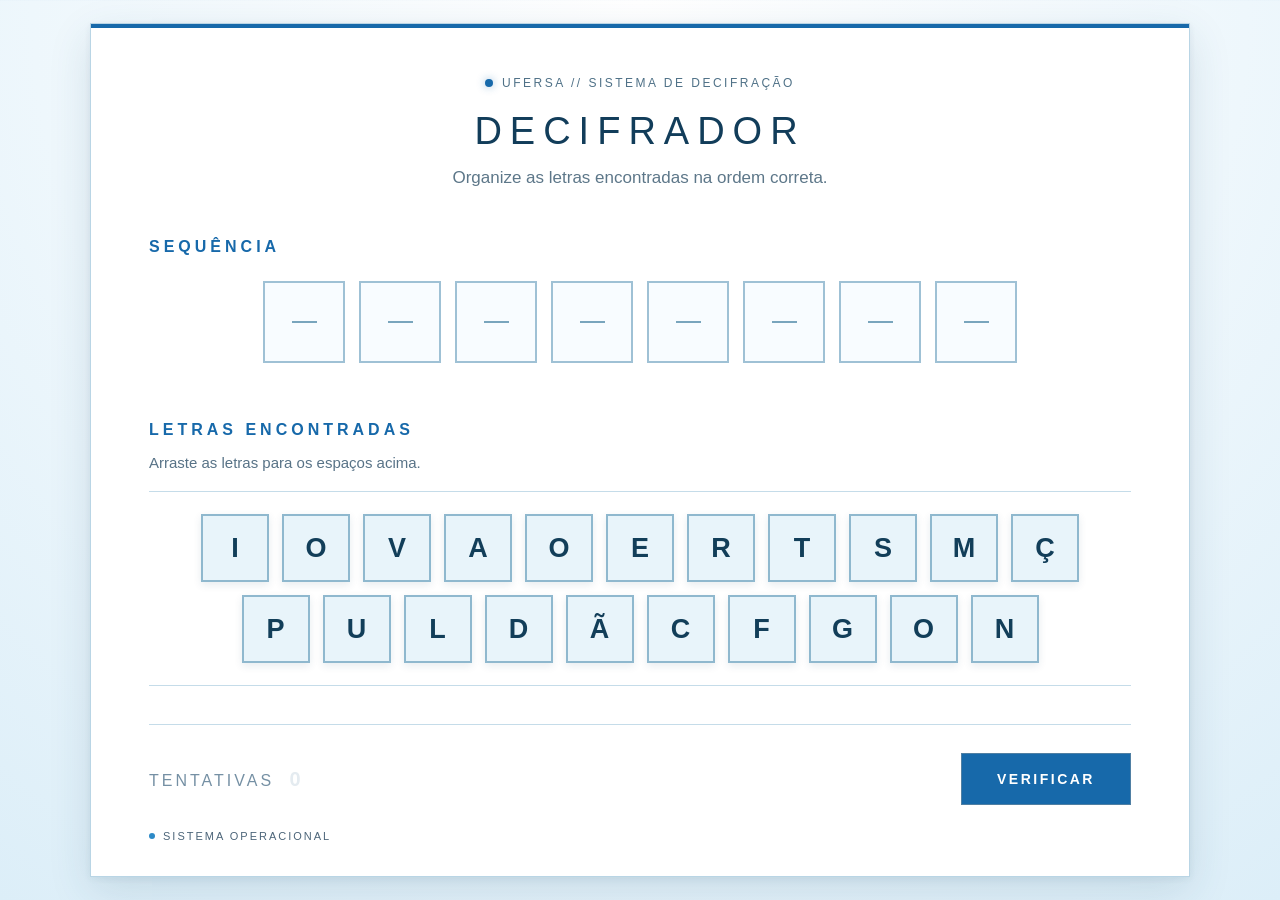
<file: index.html>
<!DOCTYPE html>
<html lang="pt-BR" translate="no">

<head>

    <meta charset="UTF-8">

    <meta name="viewport" content="width=device-width, initial-scale=1.0">

    <meta name="google" content="notranslate">

    <title>Decifrador - GG!RN 26</title>

    <link rel="stylesheet" href="style.css">

</head>


<body>

    <main class="container">

        <header class="cabecalho">

            <div class="identificacao">

                <span class="marcador"></span>

                <span>UFERSA // SISTEMA DE DECIFRAÇÃO</span>

            </div>

            <h1>DECIFRADOR</h1>

            <p>
                Organize as letras encontradas na ordem correta.
            </p>

        </header>


        <section class="area-desafio">

            <div class="titulo-secao">
                SEQUÊNCIA
            </div>

            <div id="slots" class="slots">

                <!--
                    Os 8 espaços serão criados
                    automaticamente pelo JavaScript.
                -->

            </div>

        </section>


        <!-- ÁREA DAS LETRAS -->

        <section class="area-letras">

            <div class="titulo-secao">
                LETRAS ENCONTRADAS
            </div>

            <p class="instrucao">
                Arraste as letras para os espaços acima.
            </p>

            <div id="letras" class="letras">

                <!--
                    As letras serão criadas
                    automaticamente pelo JavaScript.
                -->

            </div>

        </section>


        <!-- CONTROLES -->

        <section class="area-controle">

            <div class="tentativas">

                TENTATIVAS

                <span id="contador">
                    0
                </span>

            </div>


            <button id="verificar">

                VERIFICAR

            </button>

        </section>


        <!-- PEQUENO INDICADOR -->

        <div class="status">

            <span class="status-ponto"></span>

            SISTEMA OPERACIONAL

        </div>

    </main>


    <!-- TELA DE SUCESSO -->

    <div id="tela-sucesso" class="overlay">

        <div class="mensagem-sucesso">

            <div class="icone-sucesso">
                ✓
            </div>

            <div class="codigo-validado">
                CÓDIGO VALIDADO
            </div>

            <h2>
                SEQUÊNCIA CORRETA
            </h2>

            <div class="palavra-final">
                INOVAÇÃO
            </div>

            <p>
                O sistema reconheceu a sequência.
            </p>

            <div class="proxima-etapa">

                ACESSO LIBERADO

            </div>

        </div>

    </div>


    <!-- MENSAGEM DE ERRO -->

    <div id="mensagem-erro" class="mensagem-erro">

        <span>×</span>

        SEQUÊNCIA INCORRETA

    </div>


    <script src="script.js"></script>

</body>

</html>
</file>
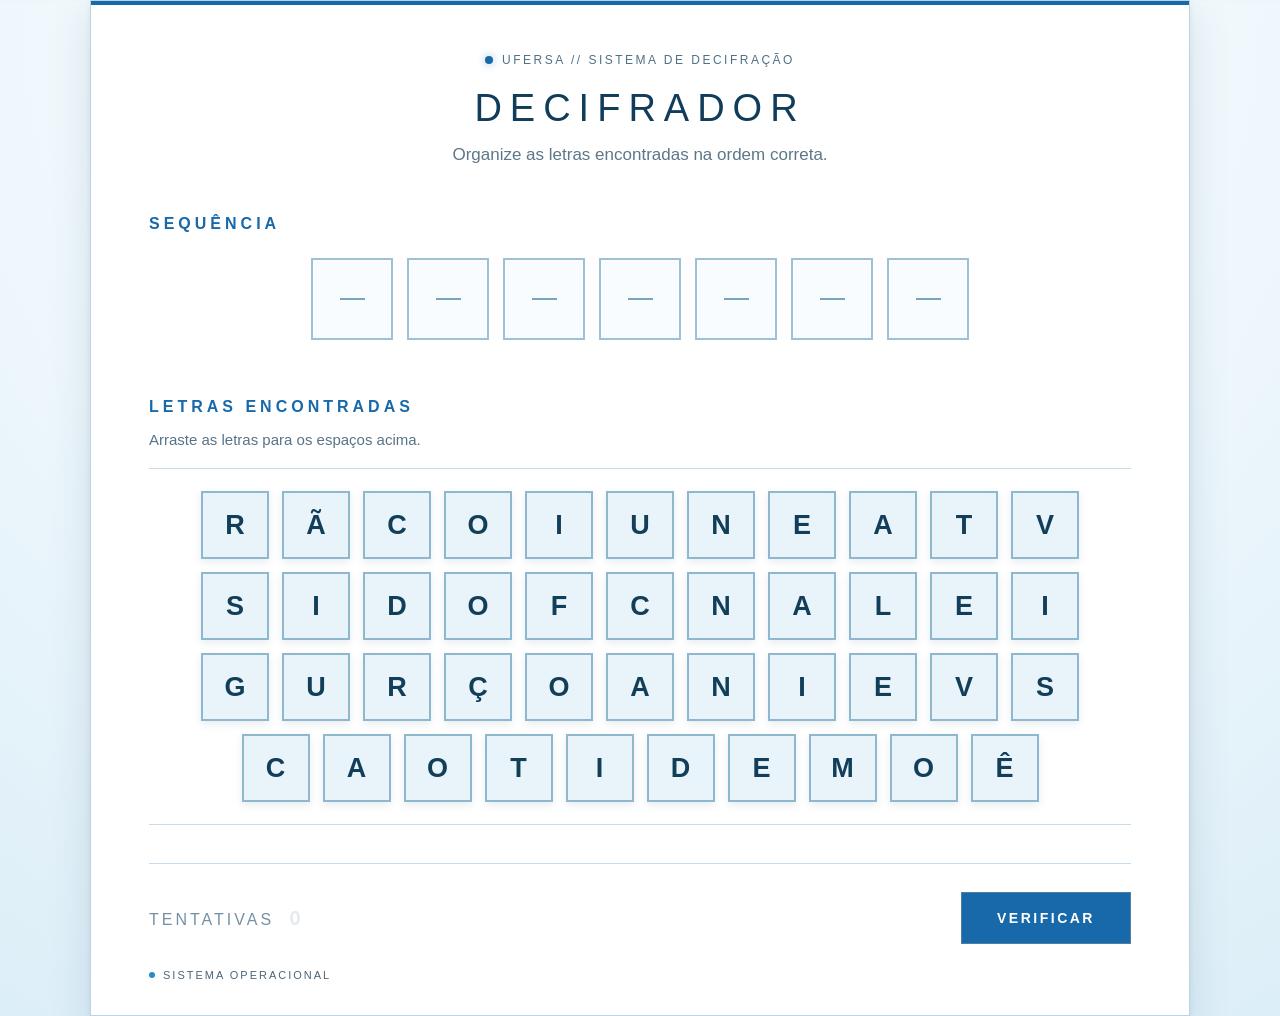
<file: CIÊNCIA /index.html>
<!DOCTYPE html>
<html lang="pt-BR" translate="no">

<head>

    <meta charset="UTF-8">

    <meta name="viewport" content="width=device-width, initial-scale=1.0">

    <meta name="google" content="notranslate">

    <title>Decifrador - GG!RN 26</title>

    <link rel="stylesheet" href="style.css">

</head>


<body>

    <main class="container">

        <header class="cabecalho">

            <div class="identificacao">

                <span class="marcador"></span>

                <span>UFERSA // SISTEMA DE DECIFRAÇÃO</span>

            </div>

            <h1>DECIFRADOR</h1>

            <p>
                Organize as letras encontradas na ordem correta.
            </p>

        </header>


        <section class="area-desafio">

            <div class="titulo-secao">
                SEQUÊNCIA
            </div>

            <div id="slots" class="slots">

                <!--
                    Os 8 espaços serão criados
                    automaticamente pelo JavaScript.
                -->

            </div>

        </section>


        <!-- ÁREA DAS LETRAS -->

        <section class="area-letras">

            <div class="titulo-secao">
                LETRAS ENCONTRADAS
            </div>

            <p class="instrucao">
                Arraste as letras para os espaços acima.
            </p>

            <div id="letras" class="letras">

                <!--
                    As letras serão criadas
                    automaticamente pelo JavaScript.
                -->

            </div>

        </section>


        <!-- CONTROLES -->

        <section class="area-controle">

            <div class="tentativas">

                TENTATIVAS

                <span id="contador">
                    0
                </span>

            </div>


            <button id="verificar">

                VERIFICAR

            </button>

        </section>


        <!-- PEQUENO INDICADOR -->

        <div class="status">

            <span class="status-ponto"></span>

            SISTEMA OPERACIONAL

        </div>

    </main>


    <!-- TELA DE SUCESSO -->

    <div id="tela-sucesso" class="overlay">

        <div class="mensagem-sucesso">

            <div class="icone-sucesso">
                ✓
            </div>

            <div class="codigo-validado">
                CÓDIGO VALIDADO
            </div>

            <h2>
                SEQUÊNCIA CORRETA
            </h2>

            <div class="palavra-final">
                CIÊNCIA
            </div>

            <p>
                O sistema reconheceu a sequência.
            </p>

            <div class="proxima-etapa">

                ACESSO LIBERADO

            </div>

        </div>

    </div>


    <!-- MENSAGEM DE ERRO -->

    <div id="mensagem-erro" class="mensagem-erro">

        <span>×</span>

        SEQUÊNCIA INCORRETA

    </div>


    <script src="script.js"></script>

</body>

</html>
</file>
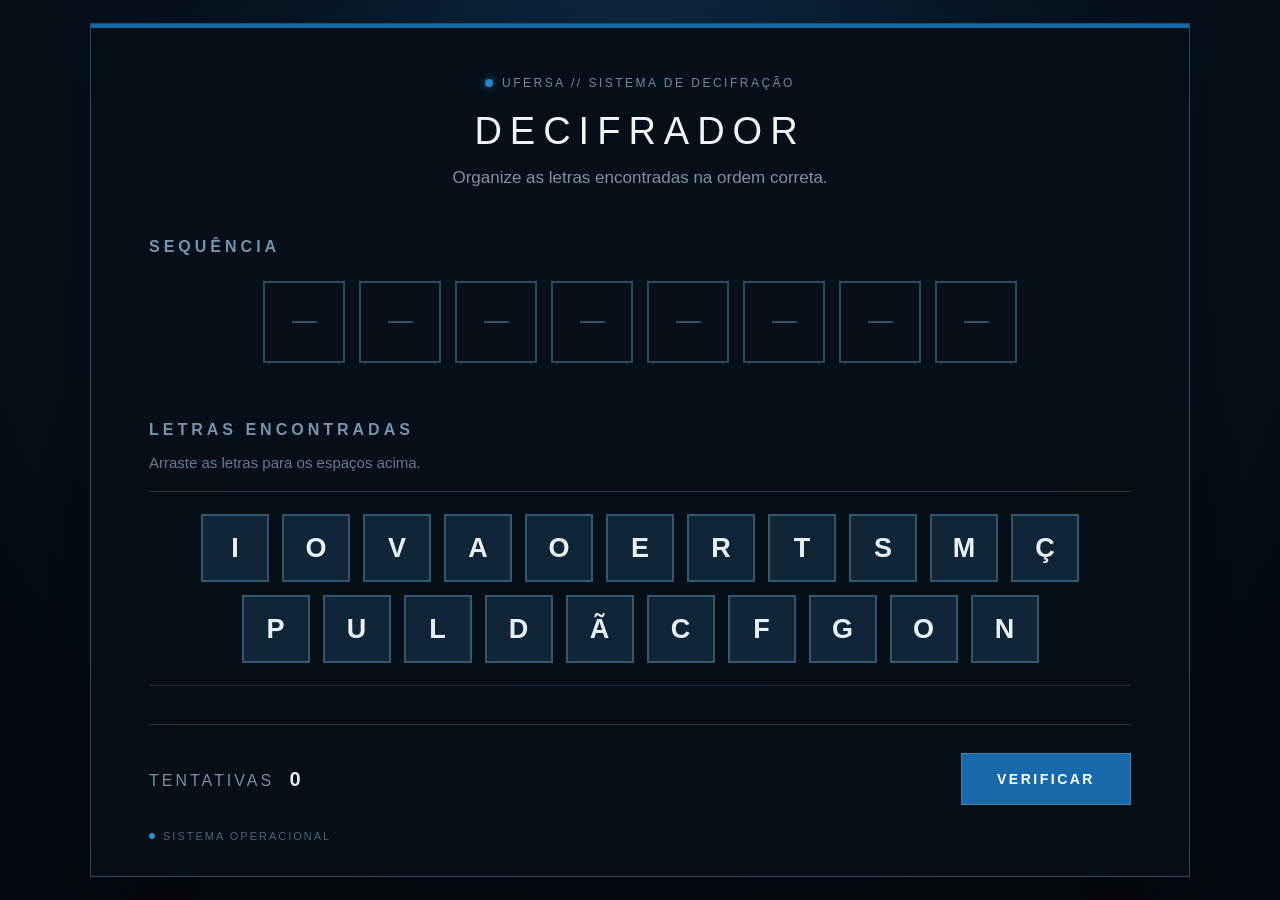
<file: Code/index.html>
<!DOCTYPE html>
<html lang="pt-BR" translate="no">

<head>

    <meta charset="UTF-8">

    <meta name="viewport" content="width=device-width, initial-scale=1.0">

    <meta name="google" content="notranslate">

    <title>Decifrador</title>

    <link rel="stylesheet" href="style.css">

</head>


<body>

    <main class="container">

        <!-- CABEÇALHO -->

        <header class="cabecalho">

            <div class="identificacao">

                <span class="marcador"></span>

                <span>UFERSA // SISTEMA DE DECIFRAÇÃO</span>

            </div>

            <h1>DECIFRADOR</h1>

            <p>
                Organize as letras encontradas na ordem correta.
            </p>

        </header>


        <!-- ÁREA DA SEQUÊNCIA -->

        <section class="area-desafio">

            <div class="titulo-secao">
                SEQUÊNCIA
            </div>

            <div id="slots" class="slots">

                <!--
                    Os 8 espaços serão criados
                    automaticamente pelo JavaScript.
                -->

            </div>

        </section>


        <!-- ÁREA DAS LETRAS -->

        <section class="area-letras">

            <div class="titulo-secao">
                LETRAS ENCONTRADAS
            </div>

            <p class="instrucao">
                Arraste as letras para os espaços acima.
            </p>

            <div id="letras" class="letras">

                <!--
                    As letras serão criadas
                    automaticamente pelo JavaScript.
                -->

            </div>

        </section>


        <!-- CONTROLES -->

        <section class="area-controle">

            <div class="tentativas">

                TENTATIVAS

                <span id="contador">
                    0
                </span>

            </div>


            <button id="verificar">

                VERIFICAR

            </button>

        </section>


        <!-- PEQUENO INDICADOR -->

        <div class="status">

            <span class="status-ponto"></span>

            SISTEMA OPERACIONAL

        </div>

    </main>


    <!-- ============================
         TELA DE SUCESSO
    ============================= -->

    <div id="tela-sucesso" class="overlay">

        <div class="mensagem-sucesso">

            <div class="icone-sucesso">
                ✓
            </div>

            <div class="codigo-validado">
                CÓDIGO VALIDADO
            </div>

            <h2>
                SEQUÊNCIA CORRETA
            </h2>

            <div class="palavra-final">
                INOVAÇÃO
            </div>

            <p>
                O sistema reconheceu a sequência.
            </p>

            <div class="proxima-etapa">

                ACESSO LIBERADO

            </div>

        </div>

    </div>


    <!-- ============================
         MENSAGEM DE ERRO
    ============================= -->

    <div id="mensagem-erro" class="mensagem-erro">

        <span>×</span>

        SEQUÊNCIA INCORRETA

    </div>


    <script src="script.js"></script>

</body>

</html>
</file>
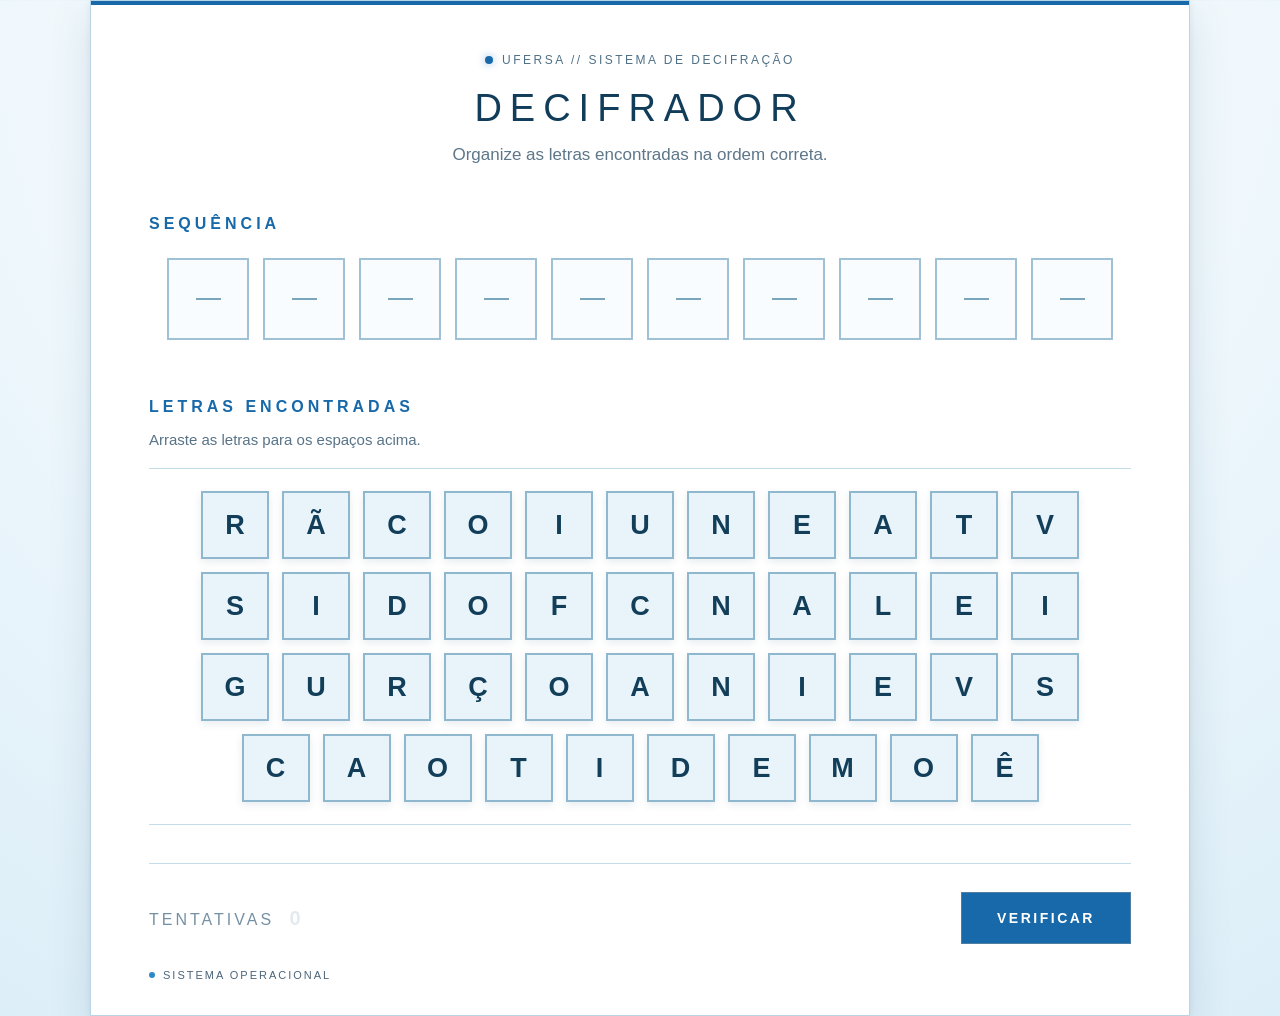
<file: TECNOLOGIA/index.html>
<!DOCTYPE html>
<html lang="pt-BR" translate="no">

<head>

    <meta charset="UTF-8">

    <meta name="viewport" content="width=device-width, initial-scale=1.0">

    <meta name="google" content="notranslate">

    <title>Decifrador - GG!RN 26</title>

    <link rel="stylesheet" href="style.css">

</head>


<body>

    <main class="container">

        <header class="cabecalho">

            <div class="identificacao">

                <span class="marcador"></span>

                <span>UFERSA // SISTEMA DE DECIFRAÇÃO</span>

            </div>

            <h1>DECIFRADOR</h1>

            <p>
                Organize as letras encontradas na ordem correta.
            </p>

        </header>


        <section class="area-desafio">

            <div class="titulo-secao">
                SEQUÊNCIA
            </div>

            <div id="slots" class="slots">

                <!--
                    Os 8 espaços serão criados
                    automaticamente pelo JavaScript.
                -->

            </div>

        </section>


        <!-- ÁREA DAS LETRAS -->

        <section class="area-letras">

            <div class="titulo-secao">
                LETRAS ENCONTRADAS
            </div>

            <p class="instrucao">
                Arraste as letras para os espaços acima.
            </p>

            <div id="letras" class="letras">

                <!--
                    As letras serão criadas
                    automaticamente pelo JavaScript.
                -->

            </div>

        </section>


        <!-- CONTROLES -->

        <section class="area-controle">

            <div class="tentativas">

                TENTATIVAS

                <span id="contador">
                    0
                </span>

            </div>


            <button id="verificar">

                VERIFICAR

            </button>

        </section>


        <!-- PEQUENO INDICADOR -->

        <div class="status">

            <span class="status-ponto"></span>

            SISTEMA OPERACIONAL

        </div>

    </main>


    <!-- TELA DE SUCESSO -->

    <div id="tela-sucesso" class="overlay">

        <div class="mensagem-sucesso">

            <div class="icone-sucesso">
                ✓
            </div>

            <div class="codigo-validado">
                CÓDIGO VALIDADO
            </div>

            <h2>
                SEQUÊNCIA CORRETA
            </h2>

            <div class="palavra-final">
                TECNOLOGIA
            </div>

            <p>
                O sistema reconheceu a sequência.
            </p>

            <div class="proxima-etapa">

                ACESSO LIBERADO

            </div>

        </div>

    </div>


    <!-- MENSAGEM DE ERRO -->

    <div id="mensagem-erro" class="mensagem-erro">

        <span>×</span>

        SEQUÊNCIA INCORRETA

    </div>


    <script src="script.js"></script>

</body>

</html>
</file>
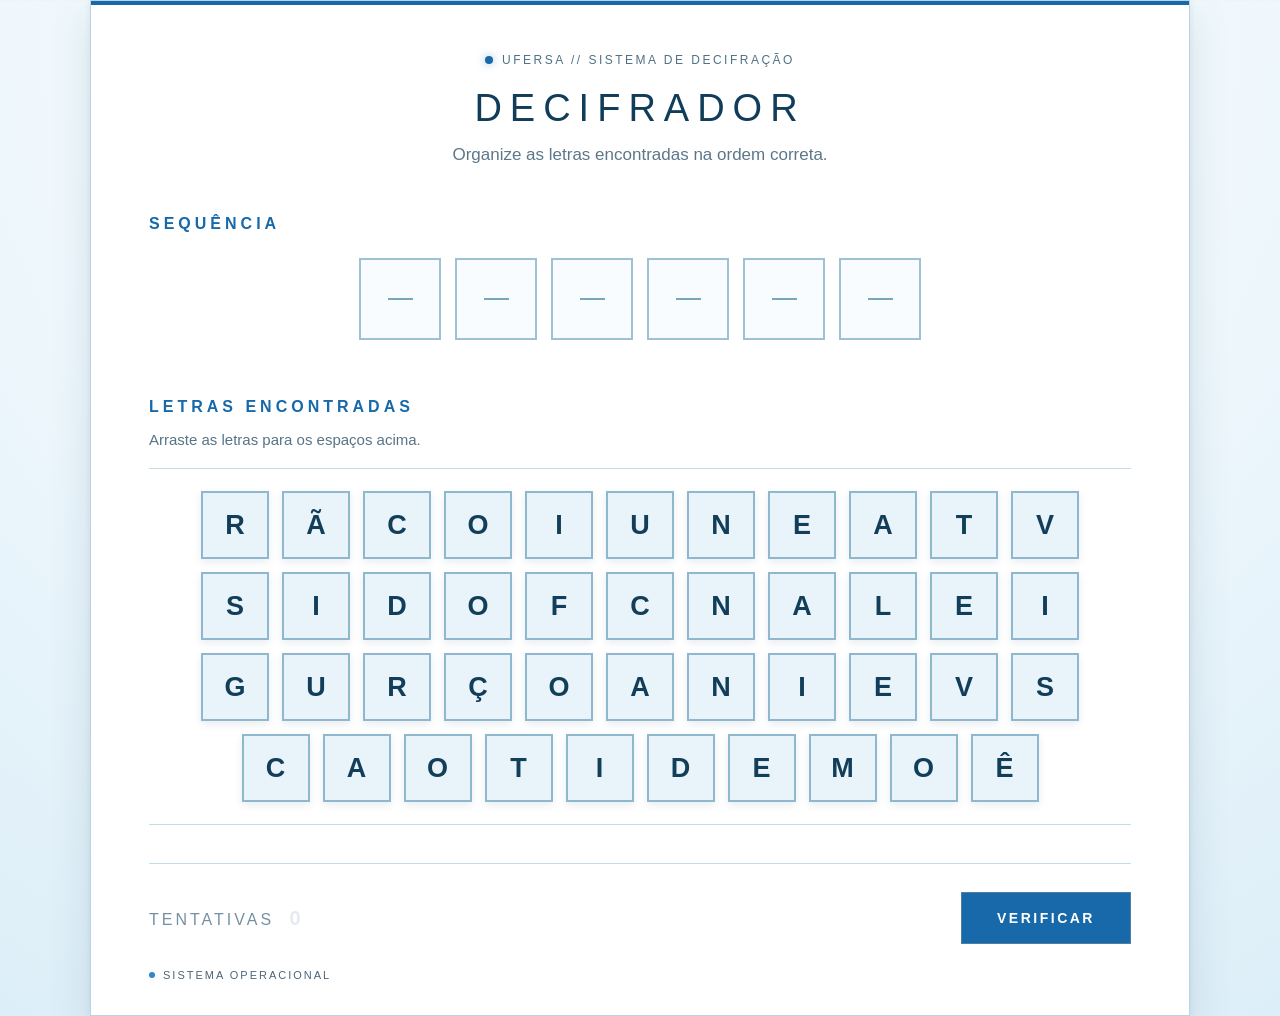
<file: UFERSA/index.html>
<!DOCTYPE html>
<html lang="pt-BR" translate="no">

<head>

    <meta charset="UTF-8">

    <meta name="viewport" content="width=device-width, initial-scale=1.0">

    <meta name="google" content="notranslate">

    <title>Decifrador - GG!RN 26</title>

    <link rel="stylesheet" href="style.css">

</head>


<body>

    <main class="container">

        <header class="cabecalho">

            <div class="identificacao">

                <span class="marcador"></span>

                <span>UFERSA // SISTEMA DE DECIFRAÇÃO</span>

            </div>

            <h1>DECIFRADOR</h1>

            <p>
                Organize as letras encontradas na ordem correta.
            </p>

        </header>


        <section class="area-desafio">

            <div class="titulo-secao">
                SEQUÊNCIA
            </div>

            <div id="slots" class="slots">

                <!--
                    Os 8 espaços serão criados
                    automaticamente pelo JavaScript.
                -->

            </div>

        </section>


        <!-- ÁREA DAS LETRAS -->

        <section class="area-letras">

            <div class="titulo-secao">
                LETRAS ENCONTRADAS
            </div>

            <p class="instrucao">
                Arraste as letras para os espaços acima.
            </p>

            <div id="letras" class="letras">

                <!--
                    As letras serão criadas
                    automaticamente pelo JavaScript.
                -->

            </div>

        </section>


        <!-- CONTROLES -->

        <section class="area-controle">

            <div class="tentativas">

                TENTATIVAS

                <span id="contador">
                    0
                </span>

            </div>


            <button id="verificar">

                VERIFICAR

            </button>

        </section>


        <!-- PEQUENO INDICADOR -->

        <div class="status">

            <span class="status-ponto"></span>

            SISTEMA OPERACIONAL

        </div>

    </main>


    <!-- TELA DE SUCESSO -->

    <div id="tela-sucesso" class="overlay">

        <div class="mensagem-sucesso">

            <div class="icone-sucesso">
                ✓
            </div>

            <div class="codigo-validado">
                CÓDIGO VALIDADO
            </div>

            <h2>
                SEQUÊNCIA CORRETA
            </h2>

            <div class="palavra-final">
                UFERSA
            </div>

            <p>
                O sistema reconheceu a sequência.
            </p>

            <div class="proxima-etapa">

                ACESSO LIBERADO

            </div>

        </div>

    </div>


    <!-- MENSAGEM DE ERRO -->

    <div id="mensagem-erro" class="mensagem-erro">

        <span>×</span>

        SEQUÊNCIA INCORRETA

    </div>


    <script src="script.js"></script>

</body>

</html>
</file>
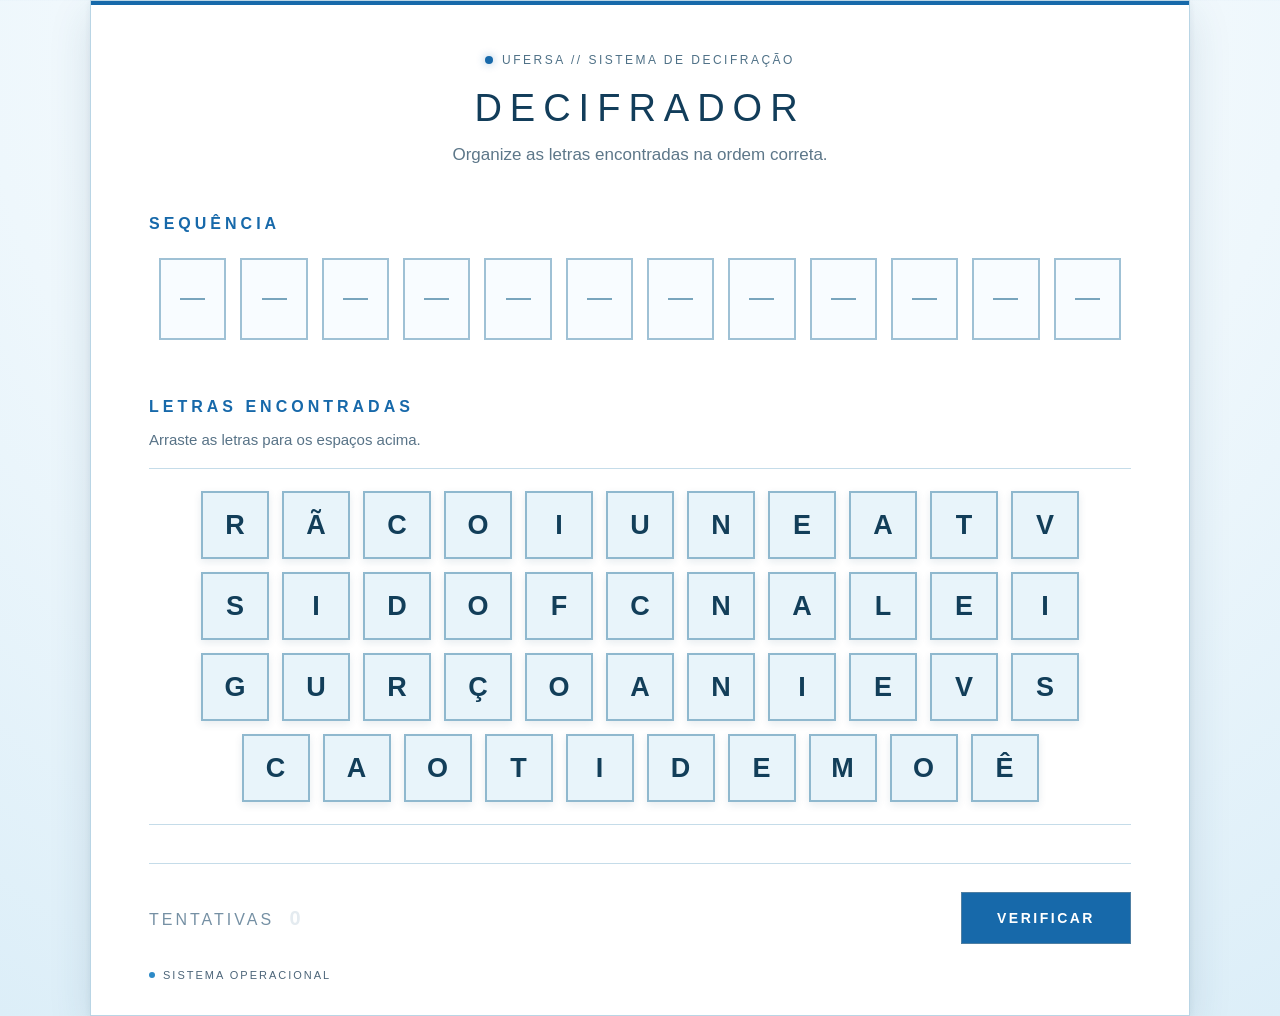
<file: UNIVERSIDADE/index.html>
<!DOCTYPE html>
<html lang="pt-BR" translate="no">

<head>

    <meta charset="UTF-8">

    <meta name="viewport" content="width=device-width, initial-scale=1.0">

    <meta name="google" content="notranslate">

    <title>Decifrador - GG!RN 26</title>

    <link rel="stylesheet" href="style.css">

</head>


<body>

    <main class="container">

        <header class="cabecalho">

            <div class="identificacao">

                <span class="marcador"></span>

                <span>UFERSA // SISTEMA DE DECIFRAÇÃO</span>

            </div>

            <h1>DECIFRADOR</h1>

            <p>
                Organize as letras encontradas na ordem correta.
            </p>

        </header>


        <section class="area-desafio">

            <div class="titulo-secao">
                SEQUÊNCIA
            </div>

            <div id="slots" class="slots">

                <!--
                    Os 8 espaços serão criados
                    automaticamente pelo JavaScript.
                -->

            </div>

        </section>


        <!-- ÁREA DAS LETRAS -->

        <section class="area-letras">

            <div class="titulo-secao">
                LETRAS ENCONTRADAS
            </div>

            <p class="instrucao">
                Arraste as letras para os espaços acima.
            </p>

            <div id="letras" class="letras">

                <!--
                    As letras serão criadas
                    automaticamente pelo JavaScript.
                -->

            </div>

        </section>


        <!-- CONTROLES -->

        <section class="area-controle">

            <div class="tentativas">

                TENTATIVAS

                <span id="contador">
                    0
                </span>

            </div>


            <button id="verificar">

                VERIFICAR

            </button>

        </section>


        <!-- PEQUENO INDICADOR -->

        <div class="status">

            <span class="status-ponto"></span>

            SISTEMA OPERACIONAL

        </div>

    </main>


    <!-- TELA DE SUCESSO -->

    <div id="tela-sucesso" class="overlay">

        <div class="mensagem-sucesso">

            <div class="icone-sucesso">
                ✓
            </div>

            <div class="codigo-validado">
                CÓDIGO VALIDADO
            </div>

            <h2>
                SEQUÊNCIA CORRETA
            </h2>

            <div class="palavra-final">
                UNIVERSIDADE
            </div>

            <p>
                O sistema reconheceu a sequência.
            </p>

            <div class="proxima-etapa">

                ACESSO LIBERADO

            </div>

        </div>

    </div>


    <!-- MENSAGEM DE ERRO -->

    <div id="mensagem-erro" class="mensagem-erro">

        <span>×</span>

        SEQUÊNCIA INCORRETA

    </div>


    <script src="script.js"></script>

</body>

</html>
</file>
<file: style.css>
/* =====================================================
   CONFIGURAÇÕES GERAIS
===================================================== */

* {
    box-sizing: border-box;
    margin: 0;
    padding: 0;
}

body {

    min-height: 100vh;

    background:
        radial-gradient(
            circle at 50% 20%,
            #123556 0%,
            #071522 40%,
            #050b11 80%
        );

    color: #e8edf2;

    font-family:
        Arial,
        Helvetica,
        sans-serif;

    display: flex;
    align-items: center;
    justify-content: center;

    user-select: none;

    overflow: hidden;
}


/* =====================================================
   EFEITO DE FUNDO
===================================================== */

body::before {

    content: "";

    position: fixed;

    inset: 0;

    pointer-events: none;

    background:
        linear-gradient(
            rgba(255,255,255,0.012) 1px,
            transparent 1px
        );

    background-size: 100% 4px;

    opacity: 0.25;
}


/* =====================================================
   CONTAINER PRINCIPAL
===================================================== */

.container {

    width: 1100px;

    max-width: 94%;

    padding: 52px 58px 34px;

    background: rgba(7, 15, 23, 0.97);

    border: 1px solid #294a65;

    box-shadow:
        0 25px 70px rgba(0, 0, 0, 0.6),
        0 0 45px rgba(0, 93, 170, 0.08);

    position: relative;
}


/* Linha azul superior */

.container::before {

    content: "";

    position: absolute;

    top: 0;
    left: 0;

    width: 100%;

    height: 4px;

    background: #1769aa;
}


/* =====================================================
   CABEÇALHO
===================================================== */

.cabecalho {

    text-align: center;

    margin-bottom: 50px;
}


.identificacao {

    display: flex;

    justify-content: center;
    align-items: center;

    gap: 9px;

    font-size: 12px;

    letter-spacing: 2.5px;

    color: #6c8ba5;

    margin-bottom: 20px;
}


.marcador {

    width: 8px;
    height: 8px;

    border-radius: 50%;

    background: #2386c8;

    box-shadow:
        0 0 9px rgba(35, 134, 200, 0.7);
}


.cabecalho h1 {

    font-size: 38px;

    font-weight: 500;

    letter-spacing: 8px;

    color: #f0f4f7;
}


.cabecalho p {

    margin-top: 15px;

    font-size: 17px;

    color: #7d92a4;
}


/* =====================================================
   TÍTULOS DAS SEÇÕES
===================================================== */

.titulo-secao {

    font-size: 16px;

    font-weight: 600;

    letter-spacing: 4px;

    color: #7595ae;

    margin-bottom: 15px;
}


.instrucao {

    font-size: 15px;

    color: #657d90;

    margin-bottom: 20px;
}


/* =====================================================
   ÁREA DA SEQUÊNCIA
===================================================== */

.area-desafio {

    margin-bottom: 48px;
}


.slots {

    min-height: 100px;

    display: flex;

    justify-content: center;

    align-items: center;

    gap: 14px;

    padding: 10px;
}


/* =====================================================
   ESPAÇOS DA SEQUÊNCIA
===================================================== */

.slot {

    width: 82px;

    height: 82px;

    background: #071019;

    border: 2px solid #2c4a61;

    display: flex;

    justify-content: center;

    align-items: center;

    transition:
        0.2s;

}


/* Indicador de espaço vazio */

.slot:not(.preenchido)::after {

    content: "";

    width: 25px;

    height: 2px;

    background: #315068;
}


/* Quando o mouse está sobre o espaço */

.slot.drag-over {

    border-color: #2386c8;

    background: #0b1d2c;

    box-shadow:
        0 0 16px rgba(35, 134, 200, 0.18);
}


/* Espaço preenchido */

.slot.preenchido {

    border-color: #41657e;

}


/* =====================================================
   ÁREA DAS LETRAS
===================================================== */

.area-letras {

    margin-bottom: 38px;
}


/* =====================================================
   CAIXA DAS LETRAS
===================================================== */

.letras {

    min-height: 190px;

    padding: 22px 18px;

    display: flex;

    justify-content: center;

    align-items: center;

    flex-wrap: wrap;

    gap: 13px;

    border-top: 1px solid #1b3448;

    border-bottom: 1px solid #1b3448;

}


/* =====================================================
   LETRAS
===================================================== */

.letra {

    width: 68px;

    height: 68px;

    display: flex;

    justify-content: center;

    align-items: center;

    background: #102638;

    border: 2px solid #35566f;

    color: #e9f0f5;

    font-size: 27px;

    font-weight: bold;

    cursor: grab;

    transition:
        transform 0.15s,
        background 0.15s,
        border 0.15s,
        box-shadow 0.15s;
}


/* Mouse sobre a letra */

.letra:hover {

    background: #173650;

    border-color: #5b7f99;

    transform: translateY(-3px);

    box-shadow:
        0 7px 15px rgba(0, 0, 0, 0.3);
}


/* Enquanto arrasta */

.letra:active {

    cursor: grabbing;

    transform: scale(0.95);
}


/* =====================================================
   LETRA DENTRO DO SLOT
===================================================== */

.slot .letra {

    width: 100%;

    height: 100%;

    background: #102b40;

    border: none;

    font-size: 31px;

}


.slot .letra:hover {

    transform: none;

    box-shadow: none;

}


/* =====================================================
   CONTROLES
===================================================== */

.area-controle {

    border-top: 1px solid #1c3446;

    padding-top: 28px;

    display: flex;

    justify-content: space-between;

    align-items: center;
}


/* =====================================================
   TENTATIVAS
===================================================== */

.tentativas {

    font-size: 16px;

    letter-spacing: 3px;

    color: #7590a4;

}


.tentativas span {

    display: inline-block;

    min-width: 30px;

    margin-left: 8px;

    color: #e4ebf0;

    font-size: 20px;

    font-weight: bold;
}


/* =====================================================
   BOTÃO VERIFICAR
===================================================== */

#verificar {

    min-width: 170px;

    padding: 17px 32px;

    border: 1px solid #4f7fa3;

    background: #1769aa;

    color: white;

    font-size: 14px;

    font-weight: bold;

    letter-spacing: 2.5px;

    cursor: pointer;

    transition:
        0.2s;
}


#verificar:hover {

    background: #1d78bf;

    border-color: #78a5c4;

    box-shadow:
        0 6px 20px rgba(23, 105, 170, 0.3);
}


#verificar:active {

    transform: translateY(1px);
}


#verificar:disabled {

    opacity: 0.5;

    cursor: default;
}


/* =====================================================
   STATUS
===================================================== */

.status {

    margin-top: 25px;

    font-size: 11px;

    letter-spacing: 2px;

    color: #4c6579;

    display: flex;

    align-items: center;

    gap: 8px;
}


.status-ponto {

    width: 6px;

    height: 6px;

    border-radius: 50%;

    background: #2d8ac7;

}


/* =====================================================
   MENSAGEM DE ERRO
===================================================== */

.mensagem-erro {

    position: fixed;

    top: 38px;

    left: 50%;

    transform:
        translateX(-50%)
        translateY(-15px);

    padding: 17px 28px;

    background: #0d1720;

    border: 1px solid #4b6274;

    color: #dce5eb;

    font-size: 14px;

    letter-spacing: 2px;

    opacity: 0;

    pointer-events: none;

    transition:
        opacity 0.2s,
        transform 0.2s;

    z-index: 10;
}


.mensagem-erro span {

    margin-right: 10px;

    font-size: 19px;

    color: #a9bac6;
}


.mensagem-erro.mostrar {

    opacity: 1;

    transform:
        translateX(-50%)
        translateY(0);
}


/* =====================================================
   TELA DE SUCESSO
===================================================== */

.overlay {

    position: fixed;

    inset: 0;

    background:
        rgba(2, 12, 7, 0.975);

    display: flex;

    justify-content: center;

    align-items: center;

    opacity: 0;

    visibility: hidden;

    transition: opacity 0.5s;

    z-index: 20;
}


.overlay.mostrar {

    opacity: 1;

    visibility: visible;

}
/* =====================================================
   MENSAGEM DE SUCESSO
===================================================== */

.mensagem-sucesso {

    text-align: center;

    transform:
        translateY(20px);

    transition:
        transform 0.6s;
}


.overlay.mostrar .mensagem-sucesso {

    transform:
        translateY(0);
}


/* =====================================================
   ÍCONE DE SUCESSO
===================================================== */

.icone-sucesso {

    width: 86px;

    height: 86px;

    margin: 0 auto 28px;

    border: 2px solid #35b86b;

    border-radius: 50%;

    display: flex;

    justify-content: center;

    align-items: center;

    font-size: 45px;

    color: #55d987;

    background: rgba(30, 120, 70, 0.08);

    box-shadow:
        0 0 25px rgba(53, 184, 107, 0.25);

    animation:
        aparecer 0.5s ease;
}


.codigo-validado {

    font-size: 12px;

    letter-spacing: 5px;

    color: #5683a2;

    margin-bottom: 20px;
}


.mensagem-sucesso h2 {

    font-size: 29px;

    font-weight: 400;

    letter-spacing: 5px;

    color: #e8eef3;
}


.palavra-final {

    margin-top: 28px;

    font-size: 52px;

    letter-spacing: 11px;

    font-weight: bold;

    color: #ffffff;

    text-shadow:
        0 0 18px rgba(57, 200, 115, 0.35),
        0 0 35px rgba(57, 200, 115, 0.12);
}


.mensagem-sucesso p {

    margin-top: 20px;

    font-size: 16px;

    color: #7ea58c;
}


.proxima-etapa {

    margin-top: 35px;

    padding-top: 20px;

    border-top: 1px solid #28543a;

    font-size: 12px;

    letter-spacing: 4px;

    color: #55d987;
}


/* =====================================================
   ANIMAÇÕES
===================================================== */

@keyframes aparecer {

    from {

        opacity: 0;

        transform: scale(0.7);

    }

    to {

        opacity: 1;

        transform: scale(1);

    }

}


.erro-slots {

    animation:
        erro 0.35s;
}


@keyframes erro {

    0% {
        transform: translateX(0);
    }

    20% {
        transform: translateX(-9px);
    }

    40% {
        transform: translateX(9px);
    }

    60% {
        transform: translateX(-7px);
    }

    80% {
        transform: translateX(5px);
    }

    100% {
        transform: translateX(0);
    }

}


/* =====================================================
   TELAS MENORES
===================================================== */

@media (max-width: 850px) {

    .container {

        padding: 35px 25px 25px;

    }


    .slots {

        gap: 6px;

    }


    .slot {

        width: 55px;

        height: 65px;

    }


    .letra {

        width: 55px;

        height: 55px;

        font-size: 22px;

    }


    .slot .letra {

        font-size: 25px;

    }


    .cabecalho h1 {

        font-size: 28px;

    }

}
/* =====================================================
   AJUSTE VISUAL — INTERFACE MAIS CLARA
   Mantém o azul como identidade principal
===================================================== */

body {
    background:
        radial-gradient(circle at 50% 0%, #eaf5fc 0%, #d9edf8 42%, #c8e3f1 100%);
    color: #183246;
}

body::before {
    background: linear-gradient(rgba(23,105,170,0.035) 1px, transparent 1px);
    opacity: 0.45;
}

.container {
    background: rgba(255,255,255,0.98);
    border-color: #b7d2e3;
    box-shadow: 0 20px 55px rgba(35,86,120,0.18), 0 0 35px rgba(23,105,170,0.08);
}

.container::before { background: #1769aa; }
.identificacao { color: #54758d; }
.marcador { background: #1769aa; box-shadow: 0 0 9px rgba(23,105,170,0.45); }
.cabecalho h1 { color: #17364d; }
.cabecalho p { color: #5f788a; }
.titulo-secao { color: #356984; }
.instrucao { color: #607b8d; }

.slot {
    background: #f7fbfd;
    border-color: #a9c7d9;
}

.slot:not(.preenchido)::after { background: #8eafc3; }

.slot.drag-over {
    border-color: #1769aa;
    background: #e7f3fa;
    box-shadow: 0 0 16px rgba(23,105,170,0.18);
}

.slot.preenchido { border-color: #5d94b4; }

.letras {
    border-top-color: #c7dce8;
    border-bottom-color: #c7dce8;
}

.letra {
    background: #eaf4fa;
    border-color: #91b7ce;
    color: #173b53;
    box-shadow: 0 3px 8px rgba(35,86,120,0.08);
}

.letra:hover {
    background: #d9edf8;
    border-color: #1769aa;
    box-shadow: 0 7px 15px rgba(35,86,120,0.14);
}

.slot .letra {
    background: #dceef8;
    color: #123b56;
}

.area-controle { border-top-color: #c7dce8; }

/* =====================================================
   POPUP DE SUCESSO — VERDE CLARO
===================================================== */

.overlay {
    background: rgba(221,246,231,0.78);
    backdrop-filter: blur(5px);
}

.mensagem-sucesso {
    min-width: 520px;
    max-width: 90vw;
    padding: 48px 60px;
    background: #f2fff7;
    border: 2px solid #73d49a;
    border-radius: 14px;
    box-shadow: 0 20px 60px rgba(39,125,75,0.22), 0 0 35px rgba(70,190,112,0.16);
}

.icone-sucesso {
    width: 86px;
    height: 86px;
    border: 3px solid #31ad62;
    color: #22984f;
    background: #dff8e9;
    box-shadow: 0 0 0 7px rgba(49,173,98,0.08), 0 0 28px rgba(49,173,98,0.22);
}

.codigo-validado { color: #278e50; }
.mensagem-sucesso h2 { color: #1f5133; }
.palavra-final { color: #176f3b; text-shadow: 0 0 18px rgba(49,173,98,0.20); }
.mensagem-sucesso p { color: #4f7760; }
.proxima-etapa { border-top-color: #b8e6c8; color: #278e50; }


/* =====================================================
   VERSÃO CLARA — CONTRASTE ALTO
   Azul UFERSA + fundo claro
===================================================== */

html, body {
    background: #eef7fc !important;
    color: #18384d !important;
}

body {
    background:
        radial-gradient(circle at 50% 0%, #ffffff 0%, #eef7fc 55%, #dceef8 100%) !important;
}

body::before {
    background:
        linear-gradient(rgba(23,105,170,0.035) 1px, transparent 1px) !important;
    opacity: 0.5 !important;
}

.container {
    background: #ffffff !important;
    border: 1px solid #b9d5e5 !important;
    box-shadow:
        0 14px 40px rgba(33, 83, 116, 0.14),
        0 2px 8px rgba(33, 83, 116, 0.08) !important;
}

.container::before {
    background: #1769aa !important;
}

.identificacao {
    color: #4f7187 !important;
}

.cabecalho h1 {
    color: #123d5a !important;
}

.cabecalho p {
    color: #5d7789 !important;
}

.titulo-secao {
    color: #1769aa !important;
}

.instrucao {
    color: #587387 !important;
}

.slot {
    background: #f8fcff !important;
    border: 2px solid #9fc1d5 !important;
}

.slot:not(.preenchido)::after {
    background: #79a5bd !important;
}

.slot.drag-over {
    background: #e7f4fb !important;
    border-color: #1769aa !important;
    box-shadow: 0 0 16px rgba(23,105,170,0.20) !important;
}

.slot.preenchido {
    background: #f0f8fc !important;
    border-color: #5f98b8 !important;
}

.letras {
    border-top: 1px solid #c5dce9 !important;
    border-bottom: 1px solid #c5dce9 !important;
}

.letra {
    background: #e8f4fa !important;
    border: 2px solid #8fb8ce !important;
    color: #123e59 !important;
    box-shadow: 0 3px 8px rgba(23,69,98,0.10) !important;
}

.letra:hover {
    background: #d7ecf7 !important;
    border-color: #1769aa !important;
    box-shadow: 0 7px 16px rgba(23,105,170,0.18) !important;
}

.slot .letra {
    background: #dceef8 !important;
    color: #0f3b57 !important;
}

.area-controle {
    border-top: 1px solid #c5dce9 !important;
}

.erro {
    background: #fff5f5 !important;
    border-color: #e1aaaa !important;
    color: #a13d3d !important;
}


/* =====================================================
   SUCESSO — POPUP VERDE BEM CLARO
===================================================== */

.overlay {
    background: rgba(220, 242, 228, 0.88) !important;
    backdrop-filter: blur(6px);
}

.mensagem-sucesso {
    background: #f4fff7 !important;
    border: 2px solid #67c98b !important;
    border-radius: 16px !important;
    box-shadow:
        0 18px 55px rgba(44, 126, 75, 0.20),
        0 0 0 1px rgba(103,201,139,0.12) !important;
}

.icone-sucesso {
    background: #dff8e8 !important;
    border-color: #36b66a !important;
    color: #238c4e !important;
}

.codigo-validado {
    color: #299354 !important;
}

.mensagem-sucesso h2 {
    color: #1d5533 !important;
}

.palavra-final {
    color: #18753d !important;
    text-shadow: 0 2px 12px rgba(36,150,78,0.15) !important;
}

.mensagem-sucesso p {
    color: #50765e !important;
}

.proxima-etapa {
    border-top-color: #b8e5c8 !important;
    color: #299354 !important;
}
</file>
<file: CIÊNCIA /style.css>
/* =====================================================
   CONFIGURAÇÕES GERAIS
===================================================== */

* {
    box-sizing: border-box;
    margin: 0;
    padding: 0;
}

body {

    min-height: 100vh;

    background:
        radial-gradient(
            circle at 50% 20%,
            #123556 0%,
            #071522 40%,
            #050b11 80%
        );

    color: #e8edf2;

    font-family:
        Arial,
        Helvetica,
        sans-serif;

    display: flex;
    align-items: center;
    justify-content: center;

    user-select: none;

    overflow: hidden;
}


/* =====================================================
   EFEITO DE FUNDO
===================================================== */

body::before {

    content: "";

    position: fixed;

    inset: 0;

    pointer-events: none;

    background:
        linear-gradient(
            rgba(255,255,255,0.012) 1px,
            transparent 1px
        );

    background-size: 100% 4px;

    opacity: 0.25;
}


/* =====================================================
   CONTAINER PRINCIPAL
===================================================== */

.container {

    width: 1100px;

    max-width: 94%;

    padding: 52px 58px 34px;

    background: rgba(7, 15, 23, 0.97);

    border: 1px solid #294a65;

    box-shadow:
        0 25px 70px rgba(0, 0, 0, 0.6),
        0 0 45px rgba(0, 93, 170, 0.08);

    position: relative;
}


/* Linha azul superior */

.container::before {

    content: "";

    position: absolute;

    top: 0;
    left: 0;

    width: 100%;

    height: 4px;

    background: #1769aa;
}


/* =====================================================
   CABEÇALHO
===================================================== */

.cabecalho {

    text-align: center;

    margin-bottom: 50px;
}


.identificacao {

    display: flex;

    justify-content: center;
    align-items: center;

    gap: 9px;

    font-size: 12px;

    letter-spacing: 2.5px;

    color: #6c8ba5;

    margin-bottom: 20px;
}


.marcador {

    width: 8px;
    height: 8px;

    border-radius: 50%;

    background: #2386c8;

    box-shadow:
        0 0 9px rgba(35, 134, 200, 0.7);
}


.cabecalho h1 {

    font-size: 38px;

    font-weight: 500;

    letter-spacing: 8px;

    color: #f0f4f7;
}


.cabecalho p {

    margin-top: 15px;

    font-size: 17px;

    color: #7d92a4;
}


/* =====================================================
   TÍTULOS DAS SEÇÕES
===================================================== */

.titulo-secao {

    font-size: 16px;

    font-weight: 600;

    letter-spacing: 4px;

    color: #7595ae;

    margin-bottom: 15px;
}


.instrucao {

    font-size: 15px;

    color: #657d90;

    margin-bottom: 20px;
}


/* =====================================================
   ÁREA DA SEQUÊNCIA
===================================================== */

.area-desafio {

    margin-bottom: 48px;
}


.slots {

    min-height: 100px;

    display: flex;

    justify-content: center;

    align-items: center;

    gap: 14px;

    padding: 10px;
}


/* =====================================================
   ESPAÇOS DA SEQUÊNCIA
===================================================== */

.slot {

    width: 82px;

    height: 82px;

    background: #071019;

    border: 2px solid #2c4a61;

    display: flex;

    justify-content: center;

    align-items: center;

    transition:
        0.2s;

}


/* Indicador de espaço vazio */

.slot:not(.preenchido)::after {

    content: "";

    width: 25px;

    height: 2px;

    background: #315068;
}


/* Quando o mouse está sobre o espaço */

.slot.drag-over {

    border-color: #2386c8;

    background: #0b1d2c;

    box-shadow:
        0 0 16px rgba(35, 134, 200, 0.18);
}


/* Espaço preenchido */

.slot.preenchido {

    border-color: #41657e;

}


/* =====================================================
   ÁREA DAS LETRAS
===================================================== */

.area-letras {

    margin-bottom: 38px;
}


/* =====================================================
   CAIXA DAS LETRAS
===================================================== */

.letras {

    min-height: 190px;

    padding: 22px 18px;

    display: flex;

    justify-content: center;

    align-items: center;

    flex-wrap: wrap;

    gap: 13px;

    border-top: 1px solid #1b3448;

    border-bottom: 1px solid #1b3448;

}


/* =====================================================
   LETRAS
===================================================== */

.letra {

    width: 68px;

    height: 68px;

    display: flex;

    justify-content: center;

    align-items: center;

    background: #102638;

    border: 2px solid #35566f;

    color: #e9f0f5;

    font-size: 27px;

    font-weight: bold;

    cursor: grab;

    transition:
        transform 0.15s,
        background 0.15s,
        border 0.15s,
        box-shadow 0.15s;
}


/* Mouse sobre a letra */

.letra:hover {

    background: #173650;

    border-color: #5b7f99;

    transform: translateY(-3px);

    box-shadow:
        0 7px 15px rgba(0, 0, 0, 0.3);
}


/* Enquanto arrasta */

.letra:active {

    cursor: grabbing;

    transform: scale(0.95);
}


/* =====================================================
   LETRA DENTRO DO SLOT
===================================================== */

.slot .letra {

    width: 100%;

    height: 100%;

    background: #102b40;

    border: none;

    font-size: 31px;

}


.slot .letra:hover {

    transform: none;

    box-shadow: none;

}


/* =====================================================
   CONTROLES
===================================================== */

.area-controle {

    border-top: 1px solid #1c3446;

    padding-top: 28px;

    display: flex;

    justify-content: space-between;

    align-items: center;
}


/* =====================================================
   TENTATIVAS
===================================================== */

.tentativas {

    font-size: 16px;

    letter-spacing: 3px;

    color: #7590a4;

}


.tentativas span {

    display: inline-block;

    min-width: 30px;

    margin-left: 8px;

    color: #e4ebf0;

    font-size: 20px;

    font-weight: bold;
}


/* =====================================================
   BOTÃO VERIFICAR
===================================================== */

#verificar {

    min-width: 170px;

    padding: 17px 32px;

    border: 1px solid #4f7fa3;

    background: #1769aa;

    color: white;

    font-size: 14px;

    font-weight: bold;

    letter-spacing: 2.5px;

    cursor: pointer;

    transition:
        0.2s;
}


#verificar:hover {

    background: #1d78bf;

    border-color: #78a5c4;

    box-shadow:
        0 6px 20px rgba(23, 105, 170, 0.3);
}


#verificar:active {

    transform: translateY(1px);
}


#verificar:disabled {

    opacity: 0.5;

    cursor: default;
}


/* =====================================================
   STATUS
===================================================== */

.status {

    margin-top: 25px;

    font-size: 11px;

    letter-spacing: 2px;

    color: #4c6579;

    display: flex;

    align-items: center;

    gap: 8px;
}


.status-ponto {

    width: 6px;

    height: 6px;

    border-radius: 50%;

    background: #2d8ac7;

}


/* =====================================================
   MENSAGEM DE ERRO
===================================================== */

.mensagem-erro {

    position: fixed;

    top: 38px;

    left: 50%;

    transform:
        translateX(-50%)
        translateY(-15px);

    padding: 17px 28px;

    background: #0d1720;

    border: 1px solid #4b6274;

    color: #dce5eb;

    font-size: 14px;

    letter-spacing: 2px;

    opacity: 0;

    pointer-events: none;

    transition:
        opacity 0.2s,
        transform 0.2s;

    z-index: 10;
}


.mensagem-erro span {

    margin-right: 10px;

    font-size: 19px;

    color: #a9bac6;
}


.mensagem-erro.mostrar {

    opacity: 1;

    transform:
        translateX(-50%)
        translateY(0);
}


/* =====================================================
   TELA DE SUCESSO
===================================================== */

.overlay {

    position: fixed;

    inset: 0;

    background:
        rgba(2, 12, 7, 0.975);

    display: flex;

    justify-content: center;

    align-items: center;

    opacity: 0;

    visibility: hidden;

    transition: opacity 0.5s;

    z-index: 20;
}


.overlay.mostrar {

    opacity: 1;

    visibility: visible;

}
/* =====================================================
   MENSAGEM DE SUCESSO
===================================================== */

.mensagem-sucesso {

    text-align: center;

    transform:
        translateY(20px);

    transition:
        transform 0.6s;
}


.overlay.mostrar .mensagem-sucesso {

    transform:
        translateY(0);
}


/* =====================================================
   ÍCONE DE SUCESSO
===================================================== */

.icone-sucesso {

    width: 86px;

    height: 86px;

    margin: 0 auto 28px;

    border: 2px solid #35b86b;

    border-radius: 50%;

    display: flex;

    justify-content: center;

    align-items: center;

    font-size: 45px;

    color: #55d987;

    background: rgba(30, 120, 70, 0.08);

    box-shadow:
        0 0 25px rgba(53, 184, 107, 0.25);

    animation:
        aparecer 0.5s ease;
}


.codigo-validado {

    font-size: 12px;

    letter-spacing: 5px;

    color: #5683a2;

    margin-bottom: 20px;
}


.mensagem-sucesso h2 {

    font-size: 29px;

    font-weight: 400;

    letter-spacing: 5px;

    color: #e8eef3;
}


.palavra-final {

    margin-top: 28px;

    font-size: 52px;

    letter-spacing: 11px;

    font-weight: bold;

    color: #ffffff;

    text-shadow:
        0 0 18px rgba(57, 200, 115, 0.35),
        0 0 35px rgba(57, 200, 115, 0.12);
}


.mensagem-sucesso p {

    margin-top: 20px;

    font-size: 16px;

    color: #7ea58c;
}


.proxima-etapa {

    margin-top: 35px;

    padding-top: 20px;

    border-top: 1px solid #28543a;

    font-size: 12px;

    letter-spacing: 4px;

    color: #55d987;
}


/* =====================================================
   ANIMAÇÕES
===================================================== */

@keyframes aparecer {

    from {

        opacity: 0;

        transform: scale(0.7);

    }

    to {

        opacity: 1;

        transform: scale(1);

    }

}


.erro-slots {

    animation:
        erro 0.35s;
}


@keyframes erro {

    0% {
        transform: translateX(0);
    }

    20% {
        transform: translateX(-9px);
    }

    40% {
        transform: translateX(9px);
    }

    60% {
        transform: translateX(-7px);
    }

    80% {
        transform: translateX(5px);
    }

    100% {
        transform: translateX(0);
    }

}


/* =====================================================
   TELAS MENORES
===================================================== */

@media (max-width: 850px) {

    .container {

        padding: 35px 25px 25px;

    }


    .slots {

        gap: 6px;

    }


    .slot {

        width: 55px;

        height: 65px;

    }


    .letra {

        width: 55px;

        height: 55px;

        font-size: 22px;

    }


    .slot .letra {

        font-size: 25px;

    }


    .cabecalho h1 {

        font-size: 28px;

    }

}
/* =====================================================
   AJUSTE VISUAL — INTERFACE MAIS CLARA
   Mantém o azul como identidade principal
===================================================== */

body {
    background:
        radial-gradient(circle at 50% 0%, #eaf5fc 0%, #d9edf8 42%, #c8e3f1 100%);
    color: #183246;
}

body::before {
    background: linear-gradient(rgba(23,105,170,0.035) 1px, transparent 1px);
    opacity: 0.45;
}

.container {
    background: rgba(255,255,255,0.98);
    border-color: #b7d2e3;
    box-shadow: 0 20px 55px rgba(35,86,120,0.18), 0 0 35px rgba(23,105,170,0.08);
}

.container::before { background: #1769aa; }
.identificacao { color: #54758d; }
.marcador { background: #1769aa; box-shadow: 0 0 9px rgba(23,105,170,0.45); }
.cabecalho h1 { color: #17364d; }
.cabecalho p { color: #5f788a; }
.titulo-secao { color: #356984; }
.instrucao { color: #607b8d; }

.slot {
    background: #f7fbfd;
    border-color: #a9c7d9;
}

.slot:not(.preenchido)::after { background: #8eafc3; }

.slot.drag-over {
    border-color: #1769aa;
    background: #e7f3fa;
    box-shadow: 0 0 16px rgba(23,105,170,0.18);
}

.slot.preenchido { border-color: #5d94b4; }

.letras {
    border-top-color: #c7dce8;
    border-bottom-color: #c7dce8;
}

.letra {
    background: #eaf4fa;
    border-color: #91b7ce;
    color: #173b53;
    box-shadow: 0 3px 8px rgba(35,86,120,0.08);
}

.letra:hover {
    background: #d9edf8;
    border-color: #1769aa;
    box-shadow: 0 7px 15px rgba(35,86,120,0.14);
}

.slot .letra {
    background: #dceef8;
    color: #123b56;
}

.area-controle { border-top-color: #c7dce8; }

/* =====================================================
   POPUP DE SUCESSO — VERDE CLARO
===================================================== */

.overlay {
    background: rgba(221,246,231,0.78);
    backdrop-filter: blur(5px);
}

.mensagem-sucesso {
    min-width: 520px;
    max-width: 90vw;
    padding: 48px 60px;
    background: #f2fff7;
    border: 2px solid #73d49a;
    border-radius: 14px;
    box-shadow: 0 20px 60px rgba(39,125,75,0.22), 0 0 35px rgba(70,190,112,0.16);
}

.icone-sucesso {
    width: 86px;
    height: 86px;
    border: 3px solid #31ad62;
    color: #22984f;
    background: #dff8e9;
    box-shadow: 0 0 0 7px rgba(49,173,98,0.08), 0 0 28px rgba(49,173,98,0.22);
}

.codigo-validado { color: #278e50; }
.mensagem-sucesso h2 { color: #1f5133; }
.palavra-final { color: #176f3b; text-shadow: 0 0 18px rgba(49,173,98,0.20); }
.mensagem-sucesso p { color: #4f7760; }
.proxima-etapa { border-top-color: #b8e6c8; color: #278e50; }


/* =====================================================
   VERSÃO CLARA — CONTRASTE ALTO
   Azul UFERSA + fundo claro
===================================================== */

html, body {
    background: #eef7fc !important;
    color: #18384d !important;
}

body {
    background:
        radial-gradient(circle at 50% 0%, #ffffff 0%, #eef7fc 55%, #dceef8 100%) !important;
}

body::before {
    background:
        linear-gradient(rgba(23,105,170,0.035) 1px, transparent 1px) !important;
    opacity: 0.5 !important;
}

.container {
    background: #ffffff !important;
    border: 1px solid #b9d5e5 !important;
    box-shadow:
        0 14px 40px rgba(33, 83, 116, 0.14),
        0 2px 8px rgba(33, 83, 116, 0.08) !important;
}

.container::before {
    background: #1769aa !important;
}

.identificacao {
    color: #4f7187 !important;
}

.cabecalho h1 {
    color: #123d5a !important;
}

.cabecalho p {
    color: #5d7789 !important;
}

.titulo-secao {
    color: #1769aa !important;
}

.instrucao {
    color: #587387 !important;
}

.slot {
    background: #f8fcff !important;
    border: 2px solid #9fc1d5 !important;
}

.slot:not(.preenchido)::after {
    background: #79a5bd !important;
}

.slot.drag-over {
    background: #e7f4fb !important;
    border-color: #1769aa !important;
    box-shadow: 0 0 16px rgba(23,105,170,0.20) !important;
}

.slot.preenchido {
    background: #f0f8fc !important;
    border-color: #5f98b8 !important;
}

.letras {
    border-top: 1px solid #c5dce9 !important;
    border-bottom: 1px solid #c5dce9 !important;
}

.letra {
    background: #e8f4fa !important;
    border: 2px solid #8fb8ce !important;
    color: #123e59 !important;
    box-shadow: 0 3px 8px rgba(23,69,98,0.10) !important;
}

.letra:hover {
    background: #d7ecf7 !important;
    border-color: #1769aa !important;
    box-shadow: 0 7px 16px rgba(23,105,170,0.18) !important;
}

.slot .letra {
    background: #dceef8 !important;
    color: #0f3b57 !important;
}

.area-controle {
    border-top: 1px solid #c5dce9 !important;
}

.erro {
    background: #fff5f5 !important;
    border-color: #e1aaaa !important;
    color: #a13d3d !important;
}


/* =====================================================
   SUCESSO — POPUP VERDE BEM CLARO
===================================================== */

.overlay {
    background: rgba(220, 242, 228, 0.88) !important;
    backdrop-filter: blur(6px);
}

.mensagem-sucesso {
    background: #f4fff7 !important;
    border: 2px solid #67c98b !important;
    border-radius: 16px !important;
    box-shadow:
        0 18px 55px rgba(44, 126, 75, 0.20),
        0 0 0 1px rgba(103,201,139,0.12) !important;
}

.icone-sucesso {
    background: #dff8e8 !important;
    border-color: #36b66a !important;
    color: #238c4e !important;
}

.codigo-validado {
    color: #299354 !important;
}

.mensagem-sucesso h2 {
    color: #1d5533 !important;
}

.palavra-final {
    color: #18753d !important;
    text-shadow: 0 2px 12px rgba(36,150,78,0.15) !important;
}

.mensagem-sucesso p {
    color: #50765e !important;
}

.proxima-etapa {
    border-top-color: #b8e5c8 !important;
    color: #299354 !important;
}
</file>
<file: Code/style.css>
/* =====================================================
   CONFIGURAÇÕES GERAIS
===================================================== */

* {
    box-sizing: border-box;
    margin: 0;
    padding: 0;
}

body {

    min-height: 100vh;

    background:
        radial-gradient(
            circle at 50% 20%,
            #123556 0%,
            #071522 40%,
            #050b11 80%
        );

    color: #e8edf2;

    font-family:
        Arial,
        Helvetica,
        sans-serif;

    display: flex;
    align-items: center;
    justify-content: center;

    user-select: none;

    overflow: hidden;
}


/* =====================================================
   EFEITO DE FUNDO
===================================================== */

body::before {

    content: "";

    position: fixed;

    inset: 0;

    pointer-events: none;

    background:
        linear-gradient(
            rgba(255,255,255,0.012) 1px,
            transparent 1px
        );

    background-size: 100% 4px;

    opacity: 0.25;
}


/* =====================================================
   CONTAINER PRINCIPAL
===================================================== */

.container {

    width: 1100px;

    max-width: 94%;

    padding: 52px 58px 34px;

    background: rgba(7, 15, 23, 0.97);

    border: 1px solid #294a65;

    box-shadow:
        0 25px 70px rgba(0, 0, 0, 0.6),
        0 0 45px rgba(0, 93, 170, 0.08);

    position: relative;
}


/* Linha azul superior */

.container::before {

    content: "";

    position: absolute;

    top: 0;
    left: 0;

    width: 100%;

    height: 4px;

    background: #1769aa;
}


/* =====================================================
   CABEÇALHO
===================================================== */

.cabecalho {

    text-align: center;

    margin-bottom: 50px;
}


.identificacao {

    display: flex;

    justify-content: center;
    align-items: center;

    gap: 9px;

    font-size: 12px;

    letter-spacing: 2.5px;

    color: #6c8ba5;

    margin-bottom: 20px;
}


.marcador {

    width: 8px;
    height: 8px;

    border-radius: 50%;

    background: #2386c8;

    box-shadow:
        0 0 9px rgba(35, 134, 200, 0.7);
}


.cabecalho h1 {

    font-size: 38px;

    font-weight: 500;

    letter-spacing: 8px;

    color: #f0f4f7;
}


.cabecalho p {

    margin-top: 15px;

    font-size: 17px;

    color: #7d92a4;
}


/* =====================================================
   TÍTULOS DAS SEÇÕES
===================================================== */

.titulo-secao {

    font-size: 16px;

    font-weight: 600;

    letter-spacing: 4px;

    color: #7595ae;

    margin-bottom: 15px;
}


.instrucao {

    font-size: 15px;

    color: #657d90;

    margin-bottom: 20px;
}


/* =====================================================
   ÁREA DA SEQUÊNCIA
===================================================== */

.area-desafio {

    margin-bottom: 48px;
}


.slots {

    min-height: 100px;

    display: flex;

    justify-content: center;

    align-items: center;

    gap: 14px;

    padding: 10px;
}


/* =====================================================
   ESPAÇOS DA SEQUÊNCIA
===================================================== */

.slot {

    width: 82px;

    height: 82px;

    background: #071019;

    border: 2px solid #2c4a61;

    display: flex;

    justify-content: center;

    align-items: center;

    transition:
        0.2s;

}


/* Indicador de espaço vazio */

.slot:not(.preenchido)::after {

    content: "";

    width: 25px;

    height: 2px;

    background: #315068;
}


/* Quando o mouse está sobre o espaço */

.slot.drag-over {

    border-color: #2386c8;

    background: #0b1d2c;

    box-shadow:
        0 0 16px rgba(35, 134, 200, 0.18);
}


/* Espaço preenchido */

.slot.preenchido {

    border-color: #41657e;

}


/* =====================================================
   ÁREA DAS LETRAS
===================================================== */

.area-letras {

    margin-bottom: 38px;
}


/* =====================================================
   CAIXA DAS LETRAS
===================================================== */

.letras {

    min-height: 190px;

    padding: 22px 18px;

    display: flex;

    justify-content: center;

    align-items: center;

    flex-wrap: wrap;

    gap: 13px;

    border-top: 1px solid #1b3448;

    border-bottom: 1px solid #1b3448;

}


/* =====================================================
   LETRAS
===================================================== */

.letra {

    width: 68px;

    height: 68px;

    display: flex;

    justify-content: center;

    align-items: center;

    background: #102638;

    border: 2px solid #35566f;

    color: #e9f0f5;

    font-size: 27px;

    font-weight: bold;

    cursor: grab;

    transition:
        transform 0.15s,
        background 0.15s,
        border 0.15s,
        box-shadow 0.15s;
}


/* Mouse sobre a letra */

.letra:hover {

    background: #173650;

    border-color: #5b7f99;

    transform: translateY(-3px);

    box-shadow:
        0 7px 15px rgba(0, 0, 0, 0.3);
}


/* Enquanto arrasta */

.letra:active {

    cursor: grabbing;

    transform: scale(0.95);
}


/* =====================================================
   LETRA DENTRO DO SLOT
===================================================== */

.slot .letra {

    width: 100%;

    height: 100%;

    background: #102b40;

    border: none;

    font-size: 31px;

}


.slot .letra:hover {

    transform: none;

    box-shadow: none;

}


/* =====================================================
   CONTROLES
===================================================== */

.area-controle {

    border-top: 1px solid #1c3446;

    padding-top: 28px;

    display: flex;

    justify-content: space-between;

    align-items: center;
}


/* =====================================================
   TENTATIVAS
===================================================== */

.tentativas {

    font-size: 16px;

    letter-spacing: 3px;

    color: #7590a4;

}


.tentativas span {

    display: inline-block;

    min-width: 30px;

    margin-left: 8px;

    color: #e4ebf0;

    font-size: 20px;

    font-weight: bold;
}


/* =====================================================
   BOTÃO VERIFICAR
===================================================== */

#verificar {

    min-width: 170px;

    padding: 17px 32px;

    border: 1px solid #4f7fa3;

    background: #1769aa;

    color: white;

    font-size: 14px;

    font-weight: bold;

    letter-spacing: 2.5px;

    cursor: pointer;

    transition:
        0.2s;
}


#verificar:hover {

    background: #1d78bf;

    border-color: #78a5c4;

    box-shadow:
        0 6px 20px rgba(23, 105, 170, 0.3);
}


#verificar:active {

    transform: translateY(1px);
}


#verificar:disabled {

    opacity: 0.5;

    cursor: default;
}


/* =====================================================
   STATUS
===================================================== */

.status {

    margin-top: 25px;

    font-size: 11px;

    letter-spacing: 2px;

    color: #4c6579;

    display: flex;

    align-items: center;

    gap: 8px;
}


.status-ponto {

    width: 6px;

    height: 6px;

    border-radius: 50%;

    background: #2d8ac7;

}


/* =====================================================
   MENSAGEM DE ERRO
===================================================== */

.mensagem-erro {

    position: fixed;

    top: 38px;

    left: 50%;

    transform:
        translateX(-50%)
        translateY(-15px);

    padding: 17px 28px;

    background: #0d1720;

    border: 1px solid #4b6274;

    color: #dce5eb;

    font-size: 14px;

    letter-spacing: 2px;

    opacity: 0;

    pointer-events: none;

    transition:
        opacity 0.2s,
        transform 0.2s;

    z-index: 10;
}


.mensagem-erro span {

    margin-right: 10px;

    font-size: 19px;

    color: #a9bac6;
}


.mensagem-erro.mostrar {

    opacity: 1;

    transform:
        translateX(-50%)
        translateY(0);
}


/* =====================================================
   TELA DE SUCESSO
===================================================== */

.overlay {

    position: fixed;

    inset: 0;

    background:
        rgba(2, 12, 7, 0.975);

    display: flex;

    justify-content: center;

    align-items: center;

    opacity: 0;

    visibility: hidden;

    transition: opacity 0.5s;

    z-index: 20;
}


.overlay.mostrar {

    opacity: 1;

    visibility: visible;

}
/* =====================================================
   MENSAGEM DE SUCESSO
===================================================== */

.mensagem-sucesso {

    text-align: center;

    transform:
        translateY(20px);

    transition:
        transform 0.6s;
}


.overlay.mostrar .mensagem-sucesso {

    transform:
        translateY(0);
}


/* =====================================================
   ÍCONE DE SUCESSO
===================================================== */

.icone-sucesso {

    width: 86px;

    height: 86px;

    margin: 0 auto 28px;

    border: 2px solid #35b86b;

    border-radius: 50%;

    display: flex;

    justify-content: center;

    align-items: center;

    font-size: 45px;

    color: #55d987;

    background: rgba(30, 120, 70, 0.08);

    box-shadow:
        0 0 25px rgba(53, 184, 107, 0.25);

    animation:
        aparecer 0.5s ease;
}


.codigo-validado {

    font-size: 12px;

    letter-spacing: 5px;

    color: #5683a2;

    margin-bottom: 20px;
}


.mensagem-sucesso h2 {

    font-size: 29px;

    font-weight: 400;

    letter-spacing: 5px;

    color: #e8eef3;
}


.palavra-final {

    margin-top: 28px;

    font-size: 52px;

    letter-spacing: 11px;

    font-weight: bold;

    color: #ffffff;

    text-shadow:
        0 0 18px rgba(57, 200, 115, 0.35),
        0 0 35px rgba(57, 200, 115, 0.12);
}


.mensagem-sucesso p {

    margin-top: 20px;

    font-size: 16px;

    color: #7ea58c;
}


.proxima-etapa {

    margin-top: 35px;

    padding-top: 20px;

    border-top: 1px solid #28543a;

    font-size: 12px;

    letter-spacing: 4px;

    color: #55d987;
}


/* =====================================================
   ANIMAÇÕES
===================================================== */

@keyframes aparecer {

    from {

        opacity: 0;

        transform: scale(0.7);

    }

    to {

        opacity: 1;

        transform: scale(1);

    }

}


.erro-slots {

    animation:
        erro 0.35s;
}


@keyframes erro {

    0% {
        transform: translateX(0);
    }

    20% {
        transform: translateX(-9px);
    }

    40% {
        transform: translateX(9px);
    }

    60% {
        transform: translateX(-7px);
    }

    80% {
        transform: translateX(5px);
    }

    100% {
        transform: translateX(0);
    }

}


/* =====================================================
   TELAS MENORES
===================================================== */

@media (max-width: 850px) {

    .container {

        padding: 35px 25px 25px;

    }


    .slots {

        gap: 6px;

    }


    .slot {

        width: 55px;

        height: 65px;

    }


    .letra {

        width: 55px;

        height: 55px;

        font-size: 22px;

    }


    .slot .letra {

        font-size: 25px;

    }


    .cabecalho h1 {

        font-size: 28px;

    }

}
</file>
<file: TECNOLOGIA/style.css>
/* =====================================================
   CONFIGURAÇÕES GERAIS
===================================================== */

* {
    box-sizing: border-box;
    margin: 0;
    padding: 0;
}

body {

    min-height: 100vh;

    background:
        radial-gradient(
            circle at 50% 20%,
            #123556 0%,
            #071522 40%,
            #050b11 80%
        );

    color: #e8edf2;

    font-family:
        Arial,
        Helvetica,
        sans-serif;

    display: flex;
    align-items: center;
    justify-content: center;

    user-select: none;

    overflow: hidden;
}


/* =====================================================
   EFEITO DE FUNDO
===================================================== */

body::before {

    content: "";

    position: fixed;

    inset: 0;

    pointer-events: none;

    background:
        linear-gradient(
            rgba(255,255,255,0.012) 1px,
            transparent 1px
        );

    background-size: 100% 4px;

    opacity: 0.25;
}


/* =====================================================
   CONTAINER PRINCIPAL
===================================================== */

.container {

    width: 1100px;

    max-width: 94%;

    padding: 52px 58px 34px;

    background: rgba(7, 15, 23, 0.97);

    border: 1px solid #294a65;

    box-shadow:
        0 25px 70px rgba(0, 0, 0, 0.6),
        0 0 45px rgba(0, 93, 170, 0.08);

    position: relative;
}


/* Linha azul superior */

.container::before {

    content: "";

    position: absolute;

    top: 0;
    left: 0;

    width: 100%;

    height: 4px;

    background: #1769aa;
}


/* =====================================================
   CABEÇALHO
===================================================== */

.cabecalho {

    text-align: center;

    margin-bottom: 50px;
}


.identificacao {

    display: flex;

    justify-content: center;
    align-items: center;

    gap: 9px;

    font-size: 12px;

    letter-spacing: 2.5px;

    color: #6c8ba5;

    margin-bottom: 20px;
}


.marcador {

    width: 8px;
    height: 8px;

    border-radius: 50%;

    background: #2386c8;

    box-shadow:
        0 0 9px rgba(35, 134, 200, 0.7);
}


.cabecalho h1 {

    font-size: 38px;

    font-weight: 500;

    letter-spacing: 8px;

    color: #f0f4f7;
}


.cabecalho p {

    margin-top: 15px;

    font-size: 17px;

    color: #7d92a4;
}


/* =====================================================
   TÍTULOS DAS SEÇÕES
===================================================== */

.titulo-secao {

    font-size: 16px;

    font-weight: 600;

    letter-spacing: 4px;

    color: #7595ae;

    margin-bottom: 15px;
}


.instrucao {

    font-size: 15px;

    color: #657d90;

    margin-bottom: 20px;
}


/* =====================================================
   ÁREA DA SEQUÊNCIA
===================================================== */

.area-desafio {

    margin-bottom: 48px;
}


.slots {

    min-height: 100px;

    display: flex;

    justify-content: center;

    align-items: center;

    gap: 14px;

    padding: 10px;
}


/* =====================================================
   ESPAÇOS DA SEQUÊNCIA
===================================================== */

.slot {

    width: 82px;

    height: 82px;

    background: #071019;

    border: 2px solid #2c4a61;

    display: flex;

    justify-content: center;

    align-items: center;

    transition:
        0.2s;

}


/* Indicador de espaço vazio */

.slot:not(.preenchido)::after {

    content: "";

    width: 25px;

    height: 2px;

    background: #315068;
}


/* Quando o mouse está sobre o espaço */

.slot.drag-over {

    border-color: #2386c8;

    background: #0b1d2c;

    box-shadow:
        0 0 16px rgba(35, 134, 200, 0.18);
}


/* Espaço preenchido */

.slot.preenchido {

    border-color: #41657e;

}


/* =====================================================
   ÁREA DAS LETRAS
===================================================== */

.area-letras {

    margin-bottom: 38px;
}


/* =====================================================
   CAIXA DAS LETRAS
===================================================== */

.letras {

    min-height: 190px;

    padding: 22px 18px;

    display: flex;

    justify-content: center;

    align-items: center;

    flex-wrap: wrap;

    gap: 13px;

    border-top: 1px solid #1b3448;

    border-bottom: 1px solid #1b3448;

}


/* =====================================================
   LETRAS
===================================================== */

.letra {

    width: 68px;

    height: 68px;

    display: flex;

    justify-content: center;

    align-items: center;

    background: #102638;

    border: 2px solid #35566f;

    color: #e9f0f5;

    font-size: 27px;

    font-weight: bold;

    cursor: grab;

    transition:
        transform 0.15s,
        background 0.15s,
        border 0.15s,
        box-shadow 0.15s;
}


/* Mouse sobre a letra */

.letra:hover {

    background: #173650;

    border-color: #5b7f99;

    transform: translateY(-3px);

    box-shadow:
        0 7px 15px rgba(0, 0, 0, 0.3);
}


/* Enquanto arrasta */

.letra:active {

    cursor: grabbing;

    transform: scale(0.95);
}


/* =====================================================
   LETRA DENTRO DO SLOT
===================================================== */

.slot .letra {

    width: 100%;

    height: 100%;

    background: #102b40;

    border: none;

    font-size: 31px;

}


.slot .letra:hover {

    transform: none;

    box-shadow: none;

}


/* =====================================================
   CONTROLES
===================================================== */

.area-controle {

    border-top: 1px solid #1c3446;

    padding-top: 28px;

    display: flex;

    justify-content: space-between;

    align-items: center;
}


/* =====================================================
   TENTATIVAS
===================================================== */

.tentativas {

    font-size: 16px;

    letter-spacing: 3px;

    color: #7590a4;

}


.tentativas span {

    display: inline-block;

    min-width: 30px;

    margin-left: 8px;

    color: #e4ebf0;

    font-size: 20px;

    font-weight: bold;
}


/* =====================================================
   BOTÃO VERIFICAR
===================================================== */

#verificar {

    min-width: 170px;

    padding: 17px 32px;

    border: 1px solid #4f7fa3;

    background: #1769aa;

    color: white;

    font-size: 14px;

    font-weight: bold;

    letter-spacing: 2.5px;

    cursor: pointer;

    transition:
        0.2s;
}


#verificar:hover {

    background: #1d78bf;

    border-color: #78a5c4;

    box-shadow:
        0 6px 20px rgba(23, 105, 170, 0.3);
}


#verificar:active {

    transform: translateY(1px);
}


#verificar:disabled {

    opacity: 0.5;

    cursor: default;
}


/* =====================================================
   STATUS
===================================================== */

.status {

    margin-top: 25px;

    font-size: 11px;

    letter-spacing: 2px;

    color: #4c6579;

    display: flex;

    align-items: center;

    gap: 8px;
}


.status-ponto {

    width: 6px;

    height: 6px;

    border-radius: 50%;

    background: #2d8ac7;

}


/* =====================================================
   MENSAGEM DE ERRO
===================================================== */

.mensagem-erro {

    position: fixed;

    top: 38px;

    left: 50%;

    transform:
        translateX(-50%)
        translateY(-15px);

    padding: 17px 28px;

    background: #0d1720;

    border: 1px solid #4b6274;

    color: #dce5eb;

    font-size: 14px;

    letter-spacing: 2px;

    opacity: 0;

    pointer-events: none;

    transition:
        opacity 0.2s,
        transform 0.2s;

    z-index: 10;
}


.mensagem-erro span {

    margin-right: 10px;

    font-size: 19px;

    color: #a9bac6;
}


.mensagem-erro.mostrar {

    opacity: 1;

    transform:
        translateX(-50%)
        translateY(0);
}


/* =====================================================
   TELA DE SUCESSO
===================================================== */

.overlay {

    position: fixed;

    inset: 0;

    background:
        rgba(2, 12, 7, 0.975);

    display: flex;

    justify-content: center;

    align-items: center;

    opacity: 0;

    visibility: hidden;

    transition: opacity 0.5s;

    z-index: 20;
}


.overlay.mostrar {

    opacity: 1;

    visibility: visible;

}
/* =====================================================
   MENSAGEM DE SUCESSO
===================================================== */

.mensagem-sucesso {

    text-align: center;

    transform:
        translateY(20px);

    transition:
        transform 0.6s;
}


.overlay.mostrar .mensagem-sucesso {

    transform:
        translateY(0);
}


/* =====================================================
   ÍCONE DE SUCESSO
===================================================== */

.icone-sucesso {

    width: 86px;

    height: 86px;

    margin: 0 auto 28px;

    border: 2px solid #35b86b;

    border-radius: 50%;

    display: flex;

    justify-content: center;

    align-items: center;

    font-size: 45px;

    color: #55d987;

    background: rgba(30, 120, 70, 0.08);

    box-shadow:
        0 0 25px rgba(53, 184, 107, 0.25);

    animation:
        aparecer 0.5s ease;
}


.codigo-validado {

    font-size: 12px;

    letter-spacing: 5px;

    color: #5683a2;

    margin-bottom: 20px;
}


.mensagem-sucesso h2 {

    font-size: 29px;

    font-weight: 400;

    letter-spacing: 5px;

    color: #e8eef3;
}


.palavra-final {

    margin-top: 28px;

    font-size: 52px;

    letter-spacing: 11px;

    font-weight: bold;

    color: #ffffff;

    text-shadow:
        0 0 18px rgba(57, 200, 115, 0.35),
        0 0 35px rgba(57, 200, 115, 0.12);
}


.mensagem-sucesso p {

    margin-top: 20px;

    font-size: 16px;

    color: #7ea58c;
}


.proxima-etapa {

    margin-top: 35px;

    padding-top: 20px;

    border-top: 1px solid #28543a;

    font-size: 12px;

    letter-spacing: 4px;

    color: #55d987;
}


/* =====================================================
   ANIMAÇÕES
===================================================== */

@keyframes aparecer {

    from {

        opacity: 0;

        transform: scale(0.7);

    }

    to {

        opacity: 1;

        transform: scale(1);

    }

}


.erro-slots {

    animation:
        erro 0.35s;
}


@keyframes erro {

    0% {
        transform: translateX(0);
    }

    20% {
        transform: translateX(-9px);
    }

    40% {
        transform: translateX(9px);
    }

    60% {
        transform: translateX(-7px);
    }

    80% {
        transform: translateX(5px);
    }

    100% {
        transform: translateX(0);
    }

}


/* =====================================================
   TELAS MENORES
===================================================== */

@media (max-width: 850px) {

    .container {

        padding: 35px 25px 25px;

    }


    .slots {

        gap: 6px;

    }


    .slot {

        width: 55px;

        height: 65px;

    }


    .letra {

        width: 55px;

        height: 55px;

        font-size: 22px;

    }


    .slot .letra {

        font-size: 25px;

    }


    .cabecalho h1 {

        font-size: 28px;

    }

}
/* =====================================================
   AJUSTE VISUAL — INTERFACE MAIS CLARA
   Mantém o azul como identidade principal
===================================================== */

body {
    background:
        radial-gradient(circle at 50% 0%, #eaf5fc 0%, #d9edf8 42%, #c8e3f1 100%);
    color: #183246;
}

body::before {
    background: linear-gradient(rgba(23,105,170,0.035) 1px, transparent 1px);
    opacity: 0.45;
}

.container {
    background: rgba(255,255,255,0.98);
    border-color: #b7d2e3;
    box-shadow: 0 20px 55px rgba(35,86,120,0.18), 0 0 35px rgba(23,105,170,0.08);
}

.container::before { background: #1769aa; }
.identificacao { color: #54758d; }
.marcador { background: #1769aa; box-shadow: 0 0 9px rgba(23,105,170,0.45); }
.cabecalho h1 { color: #17364d; }
.cabecalho p { color: #5f788a; }
.titulo-secao { color: #356984; }
.instrucao { color: #607b8d; }

.slot {
    background: #f7fbfd;
    border-color: #a9c7d9;
}

.slot:not(.preenchido)::after { background: #8eafc3; }

.slot.drag-over {
    border-color: #1769aa;
    background: #e7f3fa;
    box-shadow: 0 0 16px rgba(23,105,170,0.18);
}

.slot.preenchido { border-color: #5d94b4; }

.letras {
    border-top-color: #c7dce8;
    border-bottom-color: #c7dce8;
}

.letra {
    background: #eaf4fa;
    border-color: #91b7ce;
    color: #173b53;
    box-shadow: 0 3px 8px rgba(35,86,120,0.08);
}

.letra:hover {
    background: #d9edf8;
    border-color: #1769aa;
    box-shadow: 0 7px 15px rgba(35,86,120,0.14);
}

.slot .letra {
    background: #dceef8;
    color: #123b56;
}

.area-controle { border-top-color: #c7dce8; }

/* =====================================================
   POPUP DE SUCESSO — VERDE CLARO
===================================================== */

.overlay {
    background: rgba(221,246,231,0.78);
    backdrop-filter: blur(5px);
}

.mensagem-sucesso {
    min-width: 520px;
    max-width: 90vw;
    padding: 48px 60px;
    background: #f2fff7;
    border: 2px solid #73d49a;
    border-radius: 14px;
    box-shadow: 0 20px 60px rgba(39,125,75,0.22), 0 0 35px rgba(70,190,112,0.16);
}

.icone-sucesso {
    width: 86px;
    height: 86px;
    border: 3px solid #31ad62;
    color: #22984f;
    background: #dff8e9;
    box-shadow: 0 0 0 7px rgba(49,173,98,0.08), 0 0 28px rgba(49,173,98,0.22);
}

.codigo-validado { color: #278e50; }
.mensagem-sucesso h2 { color: #1f5133; }
.palavra-final { color: #176f3b; text-shadow: 0 0 18px rgba(49,173,98,0.20); }
.mensagem-sucesso p { color: #4f7760; }
.proxima-etapa { border-top-color: #b8e6c8; color: #278e50; }


/* =====================================================
   VERSÃO CLARA — CONTRASTE ALTO
   Azul UFERSA + fundo claro
===================================================== */

html, body {
    background: #eef7fc !important;
    color: #18384d !important;
}

body {
    background:
        radial-gradient(circle at 50% 0%, #ffffff 0%, #eef7fc 55%, #dceef8 100%) !important;
}

body::before {
    background:
        linear-gradient(rgba(23,105,170,0.035) 1px, transparent 1px) !important;
    opacity: 0.5 !important;
}

.container {
    background: #ffffff !important;
    border: 1px solid #b9d5e5 !important;
    box-shadow:
        0 14px 40px rgba(33, 83, 116, 0.14),
        0 2px 8px rgba(33, 83, 116, 0.08) !important;
}

.container::before {
    background: #1769aa !important;
}

.identificacao {
    color: #4f7187 !important;
}

.cabecalho h1 {
    color: #123d5a !important;
}

.cabecalho p {
    color: #5d7789 !important;
}

.titulo-secao {
    color: #1769aa !important;
}

.instrucao {
    color: #587387 !important;
}

.slot {
    background: #f8fcff !important;
    border: 2px solid #9fc1d5 !important;
}

.slot:not(.preenchido)::after {
    background: #79a5bd !important;
}

.slot.drag-over {
    background: #e7f4fb !important;
    border-color: #1769aa !important;
    box-shadow: 0 0 16px rgba(23,105,170,0.20) !important;
}

.slot.preenchido {
    background: #f0f8fc !important;
    border-color: #5f98b8 !important;
}

.letras {
    border-top: 1px solid #c5dce9 !important;
    border-bottom: 1px solid #c5dce9 !important;
}

.letra {
    background: #e8f4fa !important;
    border: 2px solid #8fb8ce !important;
    color: #123e59 !important;
    box-shadow: 0 3px 8px rgba(23,69,98,0.10) !important;
}

.letra:hover {
    background: #d7ecf7 !important;
    border-color: #1769aa !important;
    box-shadow: 0 7px 16px rgba(23,105,170,0.18) !important;
}

.slot .letra {
    background: #dceef8 !important;
    color: #0f3b57 !important;
}

.area-controle {
    border-top: 1px solid #c5dce9 !important;
}

.erro {
    background: #fff5f5 !important;
    border-color: #e1aaaa !important;
    color: #a13d3d !important;
}


/* =====================================================
   SUCESSO — POPUP VERDE BEM CLARO
===================================================== */

.overlay {
    background: rgba(220, 242, 228, 0.88) !important;
    backdrop-filter: blur(6px);
}

.mensagem-sucesso {
    background: #f4fff7 !important;
    border: 2px solid #67c98b !important;
    border-radius: 16px !important;
    box-shadow:
        0 18px 55px rgba(44, 126, 75, 0.20),
        0 0 0 1px rgba(103,201,139,0.12) !important;
}

.icone-sucesso {
    background: #dff8e8 !important;
    border-color: #36b66a !important;
    color: #238c4e !important;
}

.codigo-validado {
    color: #299354 !important;
}

.mensagem-sucesso h2 {
    color: #1d5533 !important;
}

.palavra-final {
    color: #18753d !important;
    text-shadow: 0 2px 12px rgba(36,150,78,0.15) !important;
}

.mensagem-sucesso p {
    color: #50765e !important;
}

.proxima-etapa {
    border-top-color: #b8e5c8 !important;
    color: #299354 !important;
}
</file>
<file: UFERSA/style.css>
/* =====================================================
   CONFIGURAÇÕES GERAIS
===================================================== */

* {
    box-sizing: border-box;
    margin: 0;
    padding: 0;
}

body {

    min-height: 100vh;

    background:
        radial-gradient(
            circle at 50% 20%,
            #123556 0%,
            #071522 40%,
            #050b11 80%
        );

    color: #e8edf2;

    font-family:
        Arial,
        Helvetica,
        sans-serif;

    display: flex;
    align-items: center;
    justify-content: center;

    user-select: none;

    overflow: hidden;
}


/* =====================================================
   EFEITO DE FUNDO
===================================================== */

body::before {

    content: "";

    position: fixed;

    inset: 0;

    pointer-events: none;

    background:
        linear-gradient(
            rgba(255,255,255,0.012) 1px,
            transparent 1px
        );

    background-size: 100% 4px;

    opacity: 0.25;
}


/* =====================================================
   CONTAINER PRINCIPAL
===================================================== */

.container {

    width: 1100px;

    max-width: 94%;

    padding: 52px 58px 34px;

    background: rgba(7, 15, 23, 0.97);

    border: 1px solid #294a65;

    box-shadow:
        0 25px 70px rgba(0, 0, 0, 0.6),
        0 0 45px rgba(0, 93, 170, 0.08);

    position: relative;
}


/* Linha azul superior */

.container::before {

    content: "";

    position: absolute;

    top: 0;
    left: 0;

    width: 100%;

    height: 4px;

    background: #1769aa;
}


/* =====================================================
   CABEÇALHO
===================================================== */

.cabecalho {

    text-align: center;

    margin-bottom: 50px;
}


.identificacao {

    display: flex;

    justify-content: center;
    align-items: center;

    gap: 9px;

    font-size: 12px;

    letter-spacing: 2.5px;

    color: #6c8ba5;

    margin-bottom: 20px;
}


.marcador {

    width: 8px;
    height: 8px;

    border-radius: 50%;

    background: #2386c8;

    box-shadow:
        0 0 9px rgba(35, 134, 200, 0.7);
}


.cabecalho h1 {

    font-size: 38px;

    font-weight: 500;

    letter-spacing: 8px;

    color: #f0f4f7;
}


.cabecalho p {

    margin-top: 15px;

    font-size: 17px;

    color: #7d92a4;
}


/* =====================================================
   TÍTULOS DAS SEÇÕES
===================================================== */

.titulo-secao {

    font-size: 16px;

    font-weight: 600;

    letter-spacing: 4px;

    color: #7595ae;

    margin-bottom: 15px;
}


.instrucao {

    font-size: 15px;

    color: #657d90;

    margin-bottom: 20px;
}


/* =====================================================
   ÁREA DA SEQUÊNCIA
===================================================== */

.area-desafio {

    margin-bottom: 48px;
}


.slots {

    min-height: 100px;

    display: flex;

    justify-content: center;

    align-items: center;

    gap: 14px;

    padding: 10px;
}


/* =====================================================
   ESPAÇOS DA SEQUÊNCIA
===================================================== */

.slot {

    width: 82px;

    height: 82px;

    background: #071019;

    border: 2px solid #2c4a61;

    display: flex;

    justify-content: center;

    align-items: center;

    transition:
        0.2s;

}


/* Indicador de espaço vazio */

.slot:not(.preenchido)::after {

    content: "";

    width: 25px;

    height: 2px;

    background: #315068;
}


/* Quando o mouse está sobre o espaço */

.slot.drag-over {

    border-color: #2386c8;

    background: #0b1d2c;

    box-shadow:
        0 0 16px rgba(35, 134, 200, 0.18);
}


/* Espaço preenchido */

.slot.preenchido {

    border-color: #41657e;

}


/* =====================================================
   ÁREA DAS LETRAS
===================================================== */

.area-letras {

    margin-bottom: 38px;
}


/* =====================================================
   CAIXA DAS LETRAS
===================================================== */

.letras {

    min-height: 190px;

    padding: 22px 18px;

    display: flex;

    justify-content: center;

    align-items: center;

    flex-wrap: wrap;

    gap: 13px;

    border-top: 1px solid #1b3448;

    border-bottom: 1px solid #1b3448;

}


/* =====================================================
   LETRAS
===================================================== */

.letra {

    width: 68px;

    height: 68px;

    display: flex;

    justify-content: center;

    align-items: center;

    background: #102638;

    border: 2px solid #35566f;

    color: #e9f0f5;

    font-size: 27px;

    font-weight: bold;

    cursor: grab;

    transition:
        transform 0.15s,
        background 0.15s,
        border 0.15s,
        box-shadow 0.15s;
}


/* Mouse sobre a letra */

.letra:hover {

    background: #173650;

    border-color: #5b7f99;

    transform: translateY(-3px);

    box-shadow:
        0 7px 15px rgba(0, 0, 0, 0.3);
}


/* Enquanto arrasta */

.letra:active {

    cursor: grabbing;

    transform: scale(0.95);
}


/* =====================================================
   LETRA DENTRO DO SLOT
===================================================== */

.slot .letra {

    width: 100%;

    height: 100%;

    background: #102b40;

    border: none;

    font-size: 31px;

}


.slot .letra:hover {

    transform: none;

    box-shadow: none;

}


/* =====================================================
   CONTROLES
===================================================== */

.area-controle {

    border-top: 1px solid #1c3446;

    padding-top: 28px;

    display: flex;

    justify-content: space-between;

    align-items: center;
}


/* =====================================================
   TENTATIVAS
===================================================== */

.tentativas {

    font-size: 16px;

    letter-spacing: 3px;

    color: #7590a4;

}


.tentativas span {

    display: inline-block;

    min-width: 30px;

    margin-left: 8px;

    color: #e4ebf0;

    font-size: 20px;

    font-weight: bold;
}


/* =====================================================
   BOTÃO VERIFICAR
===================================================== */

#verificar {

    min-width: 170px;

    padding: 17px 32px;

    border: 1px solid #4f7fa3;

    background: #1769aa;

    color: white;

    font-size: 14px;

    font-weight: bold;

    letter-spacing: 2.5px;

    cursor: pointer;

    transition:
        0.2s;
}


#verificar:hover {

    background: #1d78bf;

    border-color: #78a5c4;

    box-shadow:
        0 6px 20px rgba(23, 105, 170, 0.3);
}


#verificar:active {

    transform: translateY(1px);
}


#verificar:disabled {

    opacity: 0.5;

    cursor: default;
}


/* =====================================================
   STATUS
===================================================== */

.status {

    margin-top: 25px;

    font-size: 11px;

    letter-spacing: 2px;

    color: #4c6579;

    display: flex;

    align-items: center;

    gap: 8px;
}


.status-ponto {

    width: 6px;

    height: 6px;

    border-radius: 50%;

    background: #2d8ac7;

}


/* =====================================================
   MENSAGEM DE ERRO
===================================================== */

.mensagem-erro {

    position: fixed;

    top: 38px;

    left: 50%;

    transform:
        translateX(-50%)
        translateY(-15px);

    padding: 17px 28px;

    background: #0d1720;

    border: 1px solid #4b6274;

    color: #dce5eb;

    font-size: 14px;

    letter-spacing: 2px;

    opacity: 0;

    pointer-events: none;

    transition:
        opacity 0.2s,
        transform 0.2s;

    z-index: 10;
}


.mensagem-erro span {

    margin-right: 10px;

    font-size: 19px;

    color: #a9bac6;
}


.mensagem-erro.mostrar {

    opacity: 1;

    transform:
        translateX(-50%)
        translateY(0);
}


/* =====================================================
   TELA DE SUCESSO
===================================================== */

.overlay {

    position: fixed;

    inset: 0;

    background:
        rgba(2, 12, 7, 0.975);

    display: flex;

    justify-content: center;

    align-items: center;

    opacity: 0;

    visibility: hidden;

    transition: opacity 0.5s;

    z-index: 20;
}


.overlay.mostrar {

    opacity: 1;

    visibility: visible;

}
/* =====================================================
   MENSAGEM DE SUCESSO
===================================================== */

.mensagem-sucesso {

    text-align: center;

    transform:
        translateY(20px);

    transition:
        transform 0.6s;
}


.overlay.mostrar .mensagem-sucesso {

    transform:
        translateY(0);
}


/* =====================================================
   ÍCONE DE SUCESSO
===================================================== */

.icone-sucesso {

    width: 86px;

    height: 86px;

    margin: 0 auto 28px;

    border: 2px solid #35b86b;

    border-radius: 50%;

    display: flex;

    justify-content: center;

    align-items: center;

    font-size: 45px;

    color: #55d987;

    background: rgba(30, 120, 70, 0.08);

    box-shadow:
        0 0 25px rgba(53, 184, 107, 0.25);

    animation:
        aparecer 0.5s ease;
}


.codigo-validado {

    font-size: 12px;

    letter-spacing: 5px;

    color: #5683a2;

    margin-bottom: 20px;
}


.mensagem-sucesso h2 {

    font-size: 29px;

    font-weight: 400;

    letter-spacing: 5px;

    color: #e8eef3;
}


.palavra-final {

    margin-top: 28px;

    font-size: 52px;

    letter-spacing: 11px;

    font-weight: bold;

    color: #ffffff;

    text-shadow:
        0 0 18px rgba(57, 200, 115, 0.35),
        0 0 35px rgba(57, 200, 115, 0.12);
}


.mensagem-sucesso p {

    margin-top: 20px;

    font-size: 16px;

    color: #7ea58c;
}


.proxima-etapa {

    margin-top: 35px;

    padding-top: 20px;

    border-top: 1px solid #28543a;

    font-size: 12px;

    letter-spacing: 4px;

    color: #55d987;
}


/* =====================================================
   ANIMAÇÕES
===================================================== */

@keyframes aparecer {

    from {

        opacity: 0;

        transform: scale(0.7);

    }

    to {

        opacity: 1;

        transform: scale(1);

    }

}


.erro-slots {

    animation:
        erro 0.35s;
}


@keyframes erro {

    0% {
        transform: translateX(0);
    }

    20% {
        transform: translateX(-9px);
    }

    40% {
        transform: translateX(9px);
    }

    60% {
        transform: translateX(-7px);
    }

    80% {
        transform: translateX(5px);
    }

    100% {
        transform: translateX(0);
    }

}


/* =====================================================
   TELAS MENORES
===================================================== */

@media (max-width: 850px) {

    .container {

        padding: 35px 25px 25px;

    }


    .slots {

        gap: 6px;

    }


    .slot {

        width: 55px;

        height: 65px;

    }


    .letra {

        width: 55px;

        height: 55px;

        font-size: 22px;

    }


    .slot .letra {

        font-size: 25px;

    }


    .cabecalho h1 {

        font-size: 28px;

    }

}
/* =====================================================
   AJUSTE VISUAL — INTERFACE MAIS CLARA
   Mantém o azul como identidade principal
===================================================== */

body {
    background:
        radial-gradient(circle at 50% 0%, #eaf5fc 0%, #d9edf8 42%, #c8e3f1 100%);
    color: #183246;
}

body::before {
    background: linear-gradient(rgba(23,105,170,0.035) 1px, transparent 1px);
    opacity: 0.45;
}

.container {
    background: rgba(255,255,255,0.98);
    border-color: #b7d2e3;
    box-shadow: 0 20px 55px rgba(35,86,120,0.18), 0 0 35px rgba(23,105,170,0.08);
}

.container::before { background: #1769aa; }
.identificacao { color: #54758d; }
.marcador { background: #1769aa; box-shadow: 0 0 9px rgba(23,105,170,0.45); }
.cabecalho h1 { color: #17364d; }
.cabecalho p { color: #5f788a; }
.titulo-secao { color: #356984; }
.instrucao { color: #607b8d; }

.slot {
    background: #f7fbfd;
    border-color: #a9c7d9;
}

.slot:not(.preenchido)::after { background: #8eafc3; }

.slot.drag-over {
    border-color: #1769aa;
    background: #e7f3fa;
    box-shadow: 0 0 16px rgba(23,105,170,0.18);
}

.slot.preenchido { border-color: #5d94b4; }

.letras {
    border-top-color: #c7dce8;
    border-bottom-color: #c7dce8;
}

.letra {
    background: #eaf4fa;
    border-color: #91b7ce;
    color: #173b53;
    box-shadow: 0 3px 8px rgba(35,86,120,0.08);
}

.letra:hover {
    background: #d9edf8;
    border-color: #1769aa;
    box-shadow: 0 7px 15px rgba(35,86,120,0.14);
}

.slot .letra {
    background: #dceef8;
    color: #123b56;
}

.area-controle { border-top-color: #c7dce8; }

/* =====================================================
   POPUP DE SUCESSO — VERDE CLARO
===================================================== */

.overlay {
    background: rgba(221,246,231,0.78);
    backdrop-filter: blur(5px);
}

.mensagem-sucesso {
    min-width: 520px;
    max-width: 90vw;
    padding: 48px 60px;
    background: #f2fff7;
    border: 2px solid #73d49a;
    border-radius: 14px;
    box-shadow: 0 20px 60px rgba(39,125,75,0.22), 0 0 35px rgba(70,190,112,0.16);
}

.icone-sucesso {
    width: 86px;
    height: 86px;
    border: 3px solid #31ad62;
    color: #22984f;
    background: #dff8e9;
    box-shadow: 0 0 0 7px rgba(49,173,98,0.08), 0 0 28px rgba(49,173,98,0.22);
}

.codigo-validado { color: #278e50; }
.mensagem-sucesso h2 { color: #1f5133; }
.palavra-final { color: #176f3b; text-shadow: 0 0 18px rgba(49,173,98,0.20); }
.mensagem-sucesso p { color: #4f7760; }
.proxima-etapa { border-top-color: #b8e6c8; color: #278e50; }


/* =====================================================
   VERSÃO CLARA — CONTRASTE ALTO
   Azul UFERSA + fundo claro
===================================================== */

html, body {
    background: #eef7fc !important;
    color: #18384d !important;
}

body {
    background:
        radial-gradient(circle at 50% 0%, #ffffff 0%, #eef7fc 55%, #dceef8 100%) !important;
}

body::before {
    background:
        linear-gradient(rgba(23,105,170,0.035) 1px, transparent 1px) !important;
    opacity: 0.5 !important;
}

.container {
    background: #ffffff !important;
    border: 1px solid #b9d5e5 !important;
    box-shadow:
        0 14px 40px rgba(33, 83, 116, 0.14),
        0 2px 8px rgba(33, 83, 116, 0.08) !important;
}

.container::before {
    background: #1769aa !important;
}

.identificacao {
    color: #4f7187 !important;
}

.cabecalho h1 {
    color: #123d5a !important;
}

.cabecalho p {
    color: #5d7789 !important;
}

.titulo-secao {
    color: #1769aa !important;
}

.instrucao {
    color: #587387 !important;
}

.slot {
    background: #f8fcff !important;
    border: 2px solid #9fc1d5 !important;
}

.slot:not(.preenchido)::after {
    background: #79a5bd !important;
}

.slot.drag-over {
    background: #e7f4fb !important;
    border-color: #1769aa !important;
    box-shadow: 0 0 16px rgba(23,105,170,0.20) !important;
}

.slot.preenchido {
    background: #f0f8fc !important;
    border-color: #5f98b8 !important;
}

.letras {
    border-top: 1px solid #c5dce9 !important;
    border-bottom: 1px solid #c5dce9 !important;
}

.letra {
    background: #e8f4fa !important;
    border: 2px solid #8fb8ce !important;
    color: #123e59 !important;
    box-shadow: 0 3px 8px rgba(23,69,98,0.10) !important;
}

.letra:hover {
    background: #d7ecf7 !important;
    border-color: #1769aa !important;
    box-shadow: 0 7px 16px rgba(23,105,170,0.18) !important;
}

.slot .letra {
    background: #dceef8 !important;
    color: #0f3b57 !important;
}

.area-controle {
    border-top: 1px solid #c5dce9 !important;
}

.erro {
    background: #fff5f5 !important;
    border-color: #e1aaaa !important;
    color: #a13d3d !important;
}


/* =====================================================
   SUCESSO — POPUP VERDE BEM CLARO
===================================================== */

.overlay {
    background: rgba(220, 242, 228, 0.88) !important;
    backdrop-filter: blur(6px);
}

.mensagem-sucesso {
    background: #f4fff7 !important;
    border: 2px solid #67c98b !important;
    border-radius: 16px !important;
    box-shadow:
        0 18px 55px rgba(44, 126, 75, 0.20),
        0 0 0 1px rgba(103,201,139,0.12) !important;
}

.icone-sucesso {
    background: #dff8e8 !important;
    border-color: #36b66a !important;
    color: #238c4e !important;
}

.codigo-validado {
    color: #299354 !important;
}

.mensagem-sucesso h2 {
    color: #1d5533 !important;
}

.palavra-final {
    color: #18753d !important;
    text-shadow: 0 2px 12px rgba(36,150,78,0.15) !important;
}

.mensagem-sucesso p {
    color: #50765e !important;
}

.proxima-etapa {
    border-top-color: #b8e5c8 !important;
    color: #299354 !important;
}
</file>
<file: UNIVERSIDADE/style.css>
/* =====================================================
   CONFIGURAÇÕES GERAIS
===================================================== */

* {
    box-sizing: border-box;
    margin: 0;
    padding: 0;
}

body {

    min-height: 100vh;

    background:
        radial-gradient(
            circle at 50% 20%,
            #123556 0%,
            #071522 40%,
            #050b11 80%
        );

    color: #e8edf2;

    font-family:
        Arial,
        Helvetica,
        sans-serif;

    display: flex;
    align-items: center;
    justify-content: center;

    user-select: none;

    overflow: hidden;
}


/* =====================================================
   EFEITO DE FUNDO
===================================================== */

body::before {

    content: "";

    position: fixed;

    inset: 0;

    pointer-events: none;

    background:
        linear-gradient(
            rgba(255,255,255,0.012) 1px,
            transparent 1px
        );

    background-size: 100% 4px;

    opacity: 0.25;
}


/* =====================================================
   CONTAINER PRINCIPAL
===================================================== */

.container {

    width: 1100px;

    max-width: 94%;

    padding: 52px 58px 34px;

    background: rgba(7, 15, 23, 0.97);

    border: 1px solid #294a65;

    box-shadow:
        0 25px 70px rgba(0, 0, 0, 0.6),
        0 0 45px rgba(0, 93, 170, 0.08);

    position: relative;
}


/* Linha azul superior */

.container::before {

    content: "";

    position: absolute;

    top: 0;
    left: 0;

    width: 100%;

    height: 4px;

    background: #1769aa;
}


/* =====================================================
   CABEÇALHO
===================================================== */

.cabecalho {

    text-align: center;

    margin-bottom: 50px;
}


.identificacao {

    display: flex;

    justify-content: center;
    align-items: center;

    gap: 9px;

    font-size: 12px;

    letter-spacing: 2.5px;

    color: #6c8ba5;

    margin-bottom: 20px;
}


.marcador {

    width: 8px;
    height: 8px;

    border-radius: 50%;

    background: #2386c8;

    box-shadow:
        0 0 9px rgba(35, 134, 200, 0.7);
}


.cabecalho h1 {

    font-size: 38px;

    font-weight: 500;

    letter-spacing: 8px;

    color: #f0f4f7;
}


.cabecalho p {

    margin-top: 15px;

    font-size: 17px;

    color: #7d92a4;
}


/* =====================================================
   TÍTULOS DAS SEÇÕES
===================================================== */

.titulo-secao {

    font-size: 16px;

    font-weight: 600;

    letter-spacing: 4px;

    color: #7595ae;

    margin-bottom: 15px;
}


.instrucao {

    font-size: 15px;

    color: #657d90;

    margin-bottom: 20px;
}


/* =====================================================
   ÁREA DA SEQUÊNCIA
===================================================== */

.area-desafio {

    margin-bottom: 48px;
}


.slots {

    min-height: 100px;

    display: flex;

    justify-content: center;

    align-items: center;

    gap: 14px;

    padding: 10px;
}


/* =====================================================
   ESPAÇOS DA SEQUÊNCIA
===================================================== */

.slot {

    width: 82px;

    height: 82px;

    background: #071019;

    border: 2px solid #2c4a61;

    display: flex;

    justify-content: center;

    align-items: center;

    transition:
        0.2s;

}


/* Indicador de espaço vazio */

.slot:not(.preenchido)::after {

    content: "";

    width: 25px;

    height: 2px;

    background: #315068;
}


/* Quando o mouse está sobre o espaço */

.slot.drag-over {

    border-color: #2386c8;

    background: #0b1d2c;

    box-shadow:
        0 0 16px rgba(35, 134, 200, 0.18);
}


/* Espaço preenchido */

.slot.preenchido {

    border-color: #41657e;

}


/* =====================================================
   ÁREA DAS LETRAS
===================================================== */

.area-letras {

    margin-bottom: 38px;
}


/* =====================================================
   CAIXA DAS LETRAS
===================================================== */

.letras {

    min-height: 190px;

    padding: 22px 18px;

    display: flex;

    justify-content: center;

    align-items: center;

    flex-wrap: wrap;

    gap: 13px;

    border-top: 1px solid #1b3448;

    border-bottom: 1px solid #1b3448;

}


/* =====================================================
   LETRAS
===================================================== */

.letra {

    width: 68px;

    height: 68px;

    display: flex;

    justify-content: center;

    align-items: center;

    background: #102638;

    border: 2px solid #35566f;

    color: #e9f0f5;

    font-size: 27px;

    font-weight: bold;

    cursor: grab;

    transition:
        transform 0.15s,
        background 0.15s,
        border 0.15s,
        box-shadow 0.15s;
}


/* Mouse sobre a letra */

.letra:hover {

    background: #173650;

    border-color: #5b7f99;

    transform: translateY(-3px);

    box-shadow:
        0 7px 15px rgba(0, 0, 0, 0.3);
}


/* Enquanto arrasta */

.letra:active {

    cursor: grabbing;

    transform: scale(0.95);
}


/* =====================================================
   LETRA DENTRO DO SLOT
===================================================== */

.slot .letra {

    width: 100%;

    height: 100%;

    background: #102b40;

    border: none;

    font-size: 31px;

}


.slot .letra:hover {

    transform: none;

    box-shadow: none;

}


/* =====================================================
   CONTROLES
===================================================== */

.area-controle {

    border-top: 1px solid #1c3446;

    padding-top: 28px;

    display: flex;

    justify-content: space-between;

    align-items: center;
}


/* =====================================================
   TENTATIVAS
===================================================== */

.tentativas {

    font-size: 16px;

    letter-spacing: 3px;

    color: #7590a4;

}


.tentativas span {

    display: inline-block;

    min-width: 30px;

    margin-left: 8px;

    color: #e4ebf0;

    font-size: 20px;

    font-weight: bold;
}


/* =====================================================
   BOTÃO VERIFICAR
===================================================== */

#verificar {

    min-width: 170px;

    padding: 17px 32px;

    border: 1px solid #4f7fa3;

    background: #1769aa;

    color: white;

    font-size: 14px;

    font-weight: bold;

    letter-spacing: 2.5px;

    cursor: pointer;

    transition:
        0.2s;
}


#verificar:hover {

    background: #1d78bf;

    border-color: #78a5c4;

    box-shadow:
        0 6px 20px rgba(23, 105, 170, 0.3);
}


#verificar:active {

    transform: translateY(1px);
}


#verificar:disabled {

    opacity: 0.5;

    cursor: default;
}


/* =====================================================
   STATUS
===================================================== */

.status {

    margin-top: 25px;

    font-size: 11px;

    letter-spacing: 2px;

    color: #4c6579;

    display: flex;

    align-items: center;

    gap: 8px;
}


.status-ponto {

    width: 6px;

    height: 6px;

    border-radius: 50%;

    background: #2d8ac7;

}


/* =====================================================
   MENSAGEM DE ERRO
===================================================== */

.mensagem-erro {

    position: fixed;

    top: 38px;

    left: 50%;

    transform:
        translateX(-50%)
        translateY(-15px);

    padding: 17px 28px;

    background: #0d1720;

    border: 1px solid #4b6274;

    color: #dce5eb;

    font-size: 14px;

    letter-spacing: 2px;

    opacity: 0;

    pointer-events: none;

    transition:
        opacity 0.2s,
        transform 0.2s;

    z-index: 10;
}


.mensagem-erro span {

    margin-right: 10px;

    font-size: 19px;

    color: #a9bac6;
}


.mensagem-erro.mostrar {

    opacity: 1;

    transform:
        translateX(-50%)
        translateY(0);
}


/* =====================================================
   TELA DE SUCESSO
===================================================== */

.overlay {

    position: fixed;

    inset: 0;

    background:
        rgba(2, 12, 7, 0.975);

    display: flex;

    justify-content: center;

    align-items: center;

    opacity: 0;

    visibility: hidden;

    transition: opacity 0.5s;

    z-index: 20;
}


.overlay.mostrar {

    opacity: 1;

    visibility: visible;

}
/* =====================================================
   MENSAGEM DE SUCESSO
===================================================== */

.mensagem-sucesso {

    text-align: center;

    transform:
        translateY(20px);

    transition:
        transform 0.6s;
}


.overlay.mostrar .mensagem-sucesso {

    transform:
        translateY(0);
}


/* =====================================================
   ÍCONE DE SUCESSO
===================================================== */

.icone-sucesso {

    width: 86px;

    height: 86px;

    margin: 0 auto 28px;

    border: 2px solid #35b86b;

    border-radius: 50%;

    display: flex;

    justify-content: center;

    align-items: center;

    font-size: 45px;

    color: #55d987;

    background: rgba(30, 120, 70, 0.08);

    box-shadow:
        0 0 25px rgba(53, 184, 107, 0.25);

    animation:
        aparecer 0.5s ease;
}


.codigo-validado {

    font-size: 12px;

    letter-spacing: 5px;

    color: #5683a2;

    margin-bottom: 20px;
}


.mensagem-sucesso h2 {

    font-size: 29px;

    font-weight: 400;

    letter-spacing: 5px;

    color: #e8eef3;
}


.palavra-final {

    margin-top: 28px;

    font-size: 52px;

    letter-spacing: 11px;

    font-weight: bold;

    color: #ffffff;

    text-shadow:
        0 0 18px rgba(57, 200, 115, 0.35),
        0 0 35px rgba(57, 200, 115, 0.12);
}


.mensagem-sucesso p {

    margin-top: 20px;

    font-size: 16px;

    color: #7ea58c;
}


.proxima-etapa {

    margin-top: 35px;

    padding-top: 20px;

    border-top: 1px solid #28543a;

    font-size: 12px;

    letter-spacing: 4px;

    color: #55d987;
}


/* =====================================================
   ANIMAÇÕES
===================================================== */

@keyframes aparecer {

    from {

        opacity: 0;

        transform: scale(0.7);

    }

    to {

        opacity: 1;

        transform: scale(1);

    }

}


.erro-slots {

    animation:
        erro 0.35s;
}


@keyframes erro {

    0% {
        transform: translateX(0);
    }

    20% {
        transform: translateX(-9px);
    }

    40% {
        transform: translateX(9px);
    }

    60% {
        transform: translateX(-7px);
    }

    80% {
        transform: translateX(5px);
    }

    100% {
        transform: translateX(0);
    }

}


/* =====================================================
   TELAS MENORES
===================================================== */

@media (max-width: 850px) {

    .container {

        padding: 35px 25px 25px;

    }


    .slots {

        gap: 6px;

    }


    .slot {

        width: 55px;

        height: 65px;

    }


    .letra {

        width: 55px;

        height: 55px;

        font-size: 22px;

    }


    .slot .letra {

        font-size: 25px;

    }


    .cabecalho h1 {

        font-size: 28px;

    }

}
/* =====================================================
   AJUSTE VISUAL — INTERFACE MAIS CLARA
   Mantém o azul como identidade principal
===================================================== */

body {
    background:
        radial-gradient(circle at 50% 0%, #eaf5fc 0%, #d9edf8 42%, #c8e3f1 100%);
    color: #183246;
}

body::before {
    background: linear-gradient(rgba(23,105,170,0.035) 1px, transparent 1px);
    opacity: 0.45;
}

.container {
    background: rgba(255,255,255,0.98);
    border-color: #b7d2e3;
    box-shadow: 0 20px 55px rgba(35,86,120,0.18), 0 0 35px rgba(23,105,170,0.08);
}

.container::before { background: #1769aa; }
.identificacao { color: #54758d; }
.marcador { background: #1769aa; box-shadow: 0 0 9px rgba(23,105,170,0.45); }
.cabecalho h1 { color: #17364d; }
.cabecalho p { color: #5f788a; }
.titulo-secao { color: #356984; }
.instrucao { color: #607b8d; }

.slot {
    background: #f7fbfd;
    border-color: #a9c7d9;
}

.slot:not(.preenchido)::after { background: #8eafc3; }

.slot.drag-over {
    border-color: #1769aa;
    background: #e7f3fa;
    box-shadow: 0 0 16px rgba(23,105,170,0.18);
}

.slot.preenchido { border-color: #5d94b4; }

.letras {
    border-top-color: #c7dce8;
    border-bottom-color: #c7dce8;
}

.letra {
    background: #eaf4fa;
    border-color: #91b7ce;
    color: #173b53;
    box-shadow: 0 3px 8px rgba(35,86,120,0.08);
}

.letra:hover {
    background: #d9edf8;
    border-color: #1769aa;
    box-shadow: 0 7px 15px rgba(35,86,120,0.14);
}

.slot .letra {
    background: #dceef8;
    color: #123b56;
}

.area-controle { border-top-color: #c7dce8; }

/* =====================================================
   POPUP DE SUCESSO — VERDE CLARO
===================================================== */

.overlay {
    background: rgba(221,246,231,0.78);
    backdrop-filter: blur(5px);
}

.mensagem-sucesso {
    min-width: 520px;
    max-width: 90vw;
    padding: 48px 60px;
    background: #f2fff7;
    border: 2px solid #73d49a;
    border-radius: 14px;
    box-shadow: 0 20px 60px rgba(39,125,75,0.22), 0 0 35px rgba(70,190,112,0.16);
}

.icone-sucesso {
    width: 86px;
    height: 86px;
    border: 3px solid #31ad62;
    color: #22984f;
    background: #dff8e9;
    box-shadow: 0 0 0 7px rgba(49,173,98,0.08), 0 0 28px rgba(49,173,98,0.22);
}

.codigo-validado { color: #278e50; }
.mensagem-sucesso h2 { color: #1f5133; }
.palavra-final { color: #176f3b; text-shadow: 0 0 18px rgba(49,173,98,0.20); }
.mensagem-sucesso p { color: #4f7760; }
.proxima-etapa { border-top-color: #b8e6c8; color: #278e50; }


/* =====================================================
   VERSÃO CLARA — CONTRASTE ALTO
   Azul UFERSA + fundo claro
===================================================== */

html, body {
    background: #eef7fc !important;
    color: #18384d !important;
}

body {
    background:
        radial-gradient(circle at 50% 0%, #ffffff 0%, #eef7fc 55%, #dceef8 100%) !important;
}

body::before {
    background:
        linear-gradient(rgba(23,105,170,0.035) 1px, transparent 1px) !important;
    opacity: 0.5 !important;
}

.container {
    background: #ffffff !important;
    border: 1px solid #b9d5e5 !important;
    box-shadow:
        0 14px 40px rgba(33, 83, 116, 0.14),
        0 2px 8px rgba(33, 83, 116, 0.08) !important;
}

.container::before {
    background: #1769aa !important;
}

.identificacao {
    color: #4f7187 !important;
}

.cabecalho h1 {
    color: #123d5a !important;
}

.cabecalho p {
    color: #5d7789 !important;
}

.titulo-secao {
    color: #1769aa !important;
}

.instrucao {
    color: #587387 !important;
}

.slot {
    background: #f8fcff !important;
    border: 2px solid #9fc1d5 !important;
}

.slot:not(.preenchido)::after {
    background: #79a5bd !important;
}

.slot.drag-over {
    background: #e7f4fb !important;
    border-color: #1769aa !important;
    box-shadow: 0 0 16px rgba(23,105,170,0.20) !important;
}

.slot.preenchido {
    background: #f0f8fc !important;
    border-color: #5f98b8 !important;
}

.letras {
    border-top: 1px solid #c5dce9 !important;
    border-bottom: 1px solid #c5dce9 !important;
}

.letra {
    background: #e8f4fa !important;
    border: 2px solid #8fb8ce !important;
    color: #123e59 !important;
    box-shadow: 0 3px 8px rgba(23,69,98,0.10) !important;
}

.letra:hover {
    background: #d7ecf7 !important;
    border-color: #1769aa !important;
    box-shadow: 0 7px 16px rgba(23,105,170,0.18) !important;
}

.slot .letra {
    background: #dceef8 !important;
    color: #0f3b57 !important;
}

.area-controle {
    border-top: 1px solid #c5dce9 !important;
}

.erro {
    background: #fff5f5 !important;
    border-color: #e1aaaa !important;
    color: #a13d3d !important;
}


/* =====================================================
   SUCESSO — POPUP VERDE BEM CLARO
===================================================== */

.overlay {
    background: rgba(220, 242, 228, 0.88) !important;
    backdrop-filter: blur(6px);
}

.mensagem-sucesso {
    background: #f4fff7 !important;
    border: 2px solid #67c98b !important;
    border-radius: 16px !important;
    box-shadow:
        0 18px 55px rgba(44, 126, 75, 0.20),
        0 0 0 1px rgba(103,201,139,0.12) !important;
}

.icone-sucesso {
    background: #dff8e8 !important;
    border-color: #36b66a !important;
    color: #238c4e !important;
}

.codigo-validado {
    color: #299354 !important;
}

.mensagem-sucesso h2 {
    color: #1d5533 !important;
}

.palavra-final {
    color: #18753d !important;
    text-shadow: 0 2px 12px rgba(36,150,78,0.15) !important;
}

.mensagem-sucesso p {
    color: #50765e !important;
}

.proxima-etapa {
    border-top-color: #b8e5c8 !important;
    color: #299354 !important;
}
</file>
